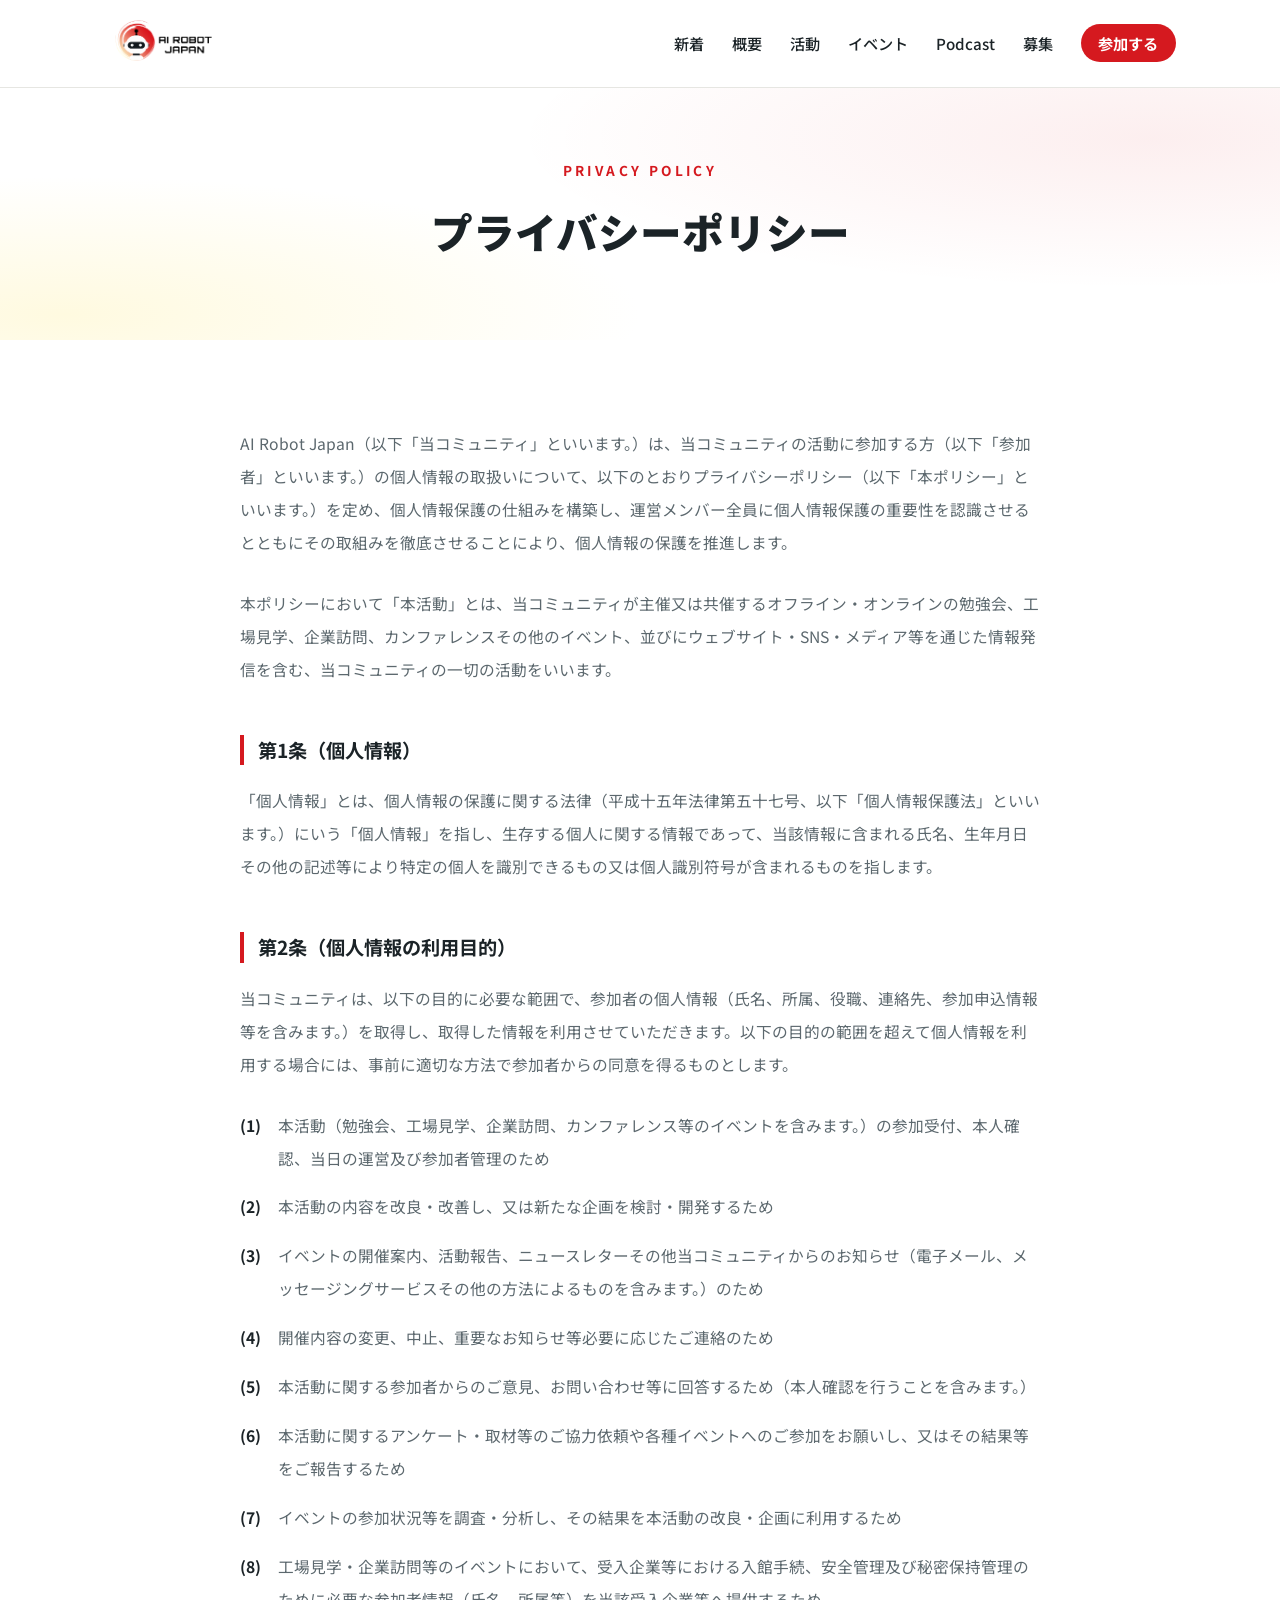
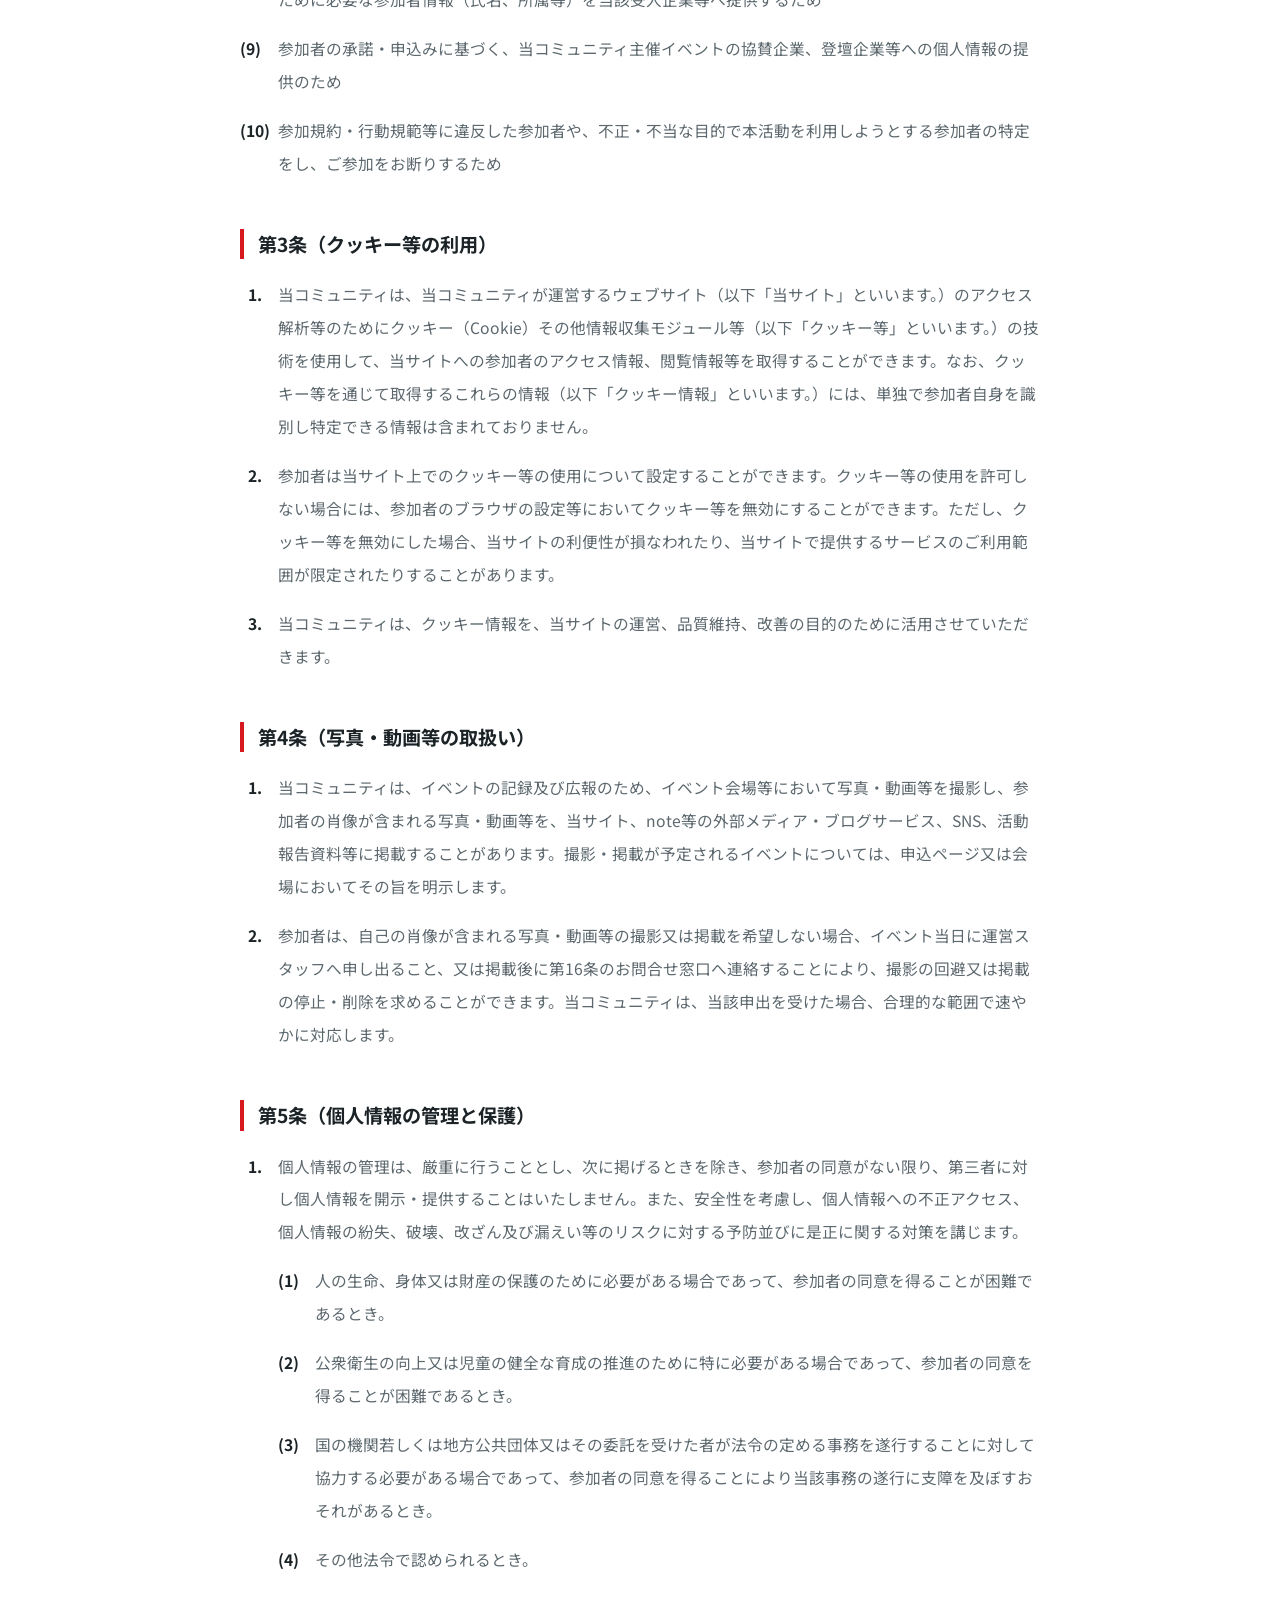
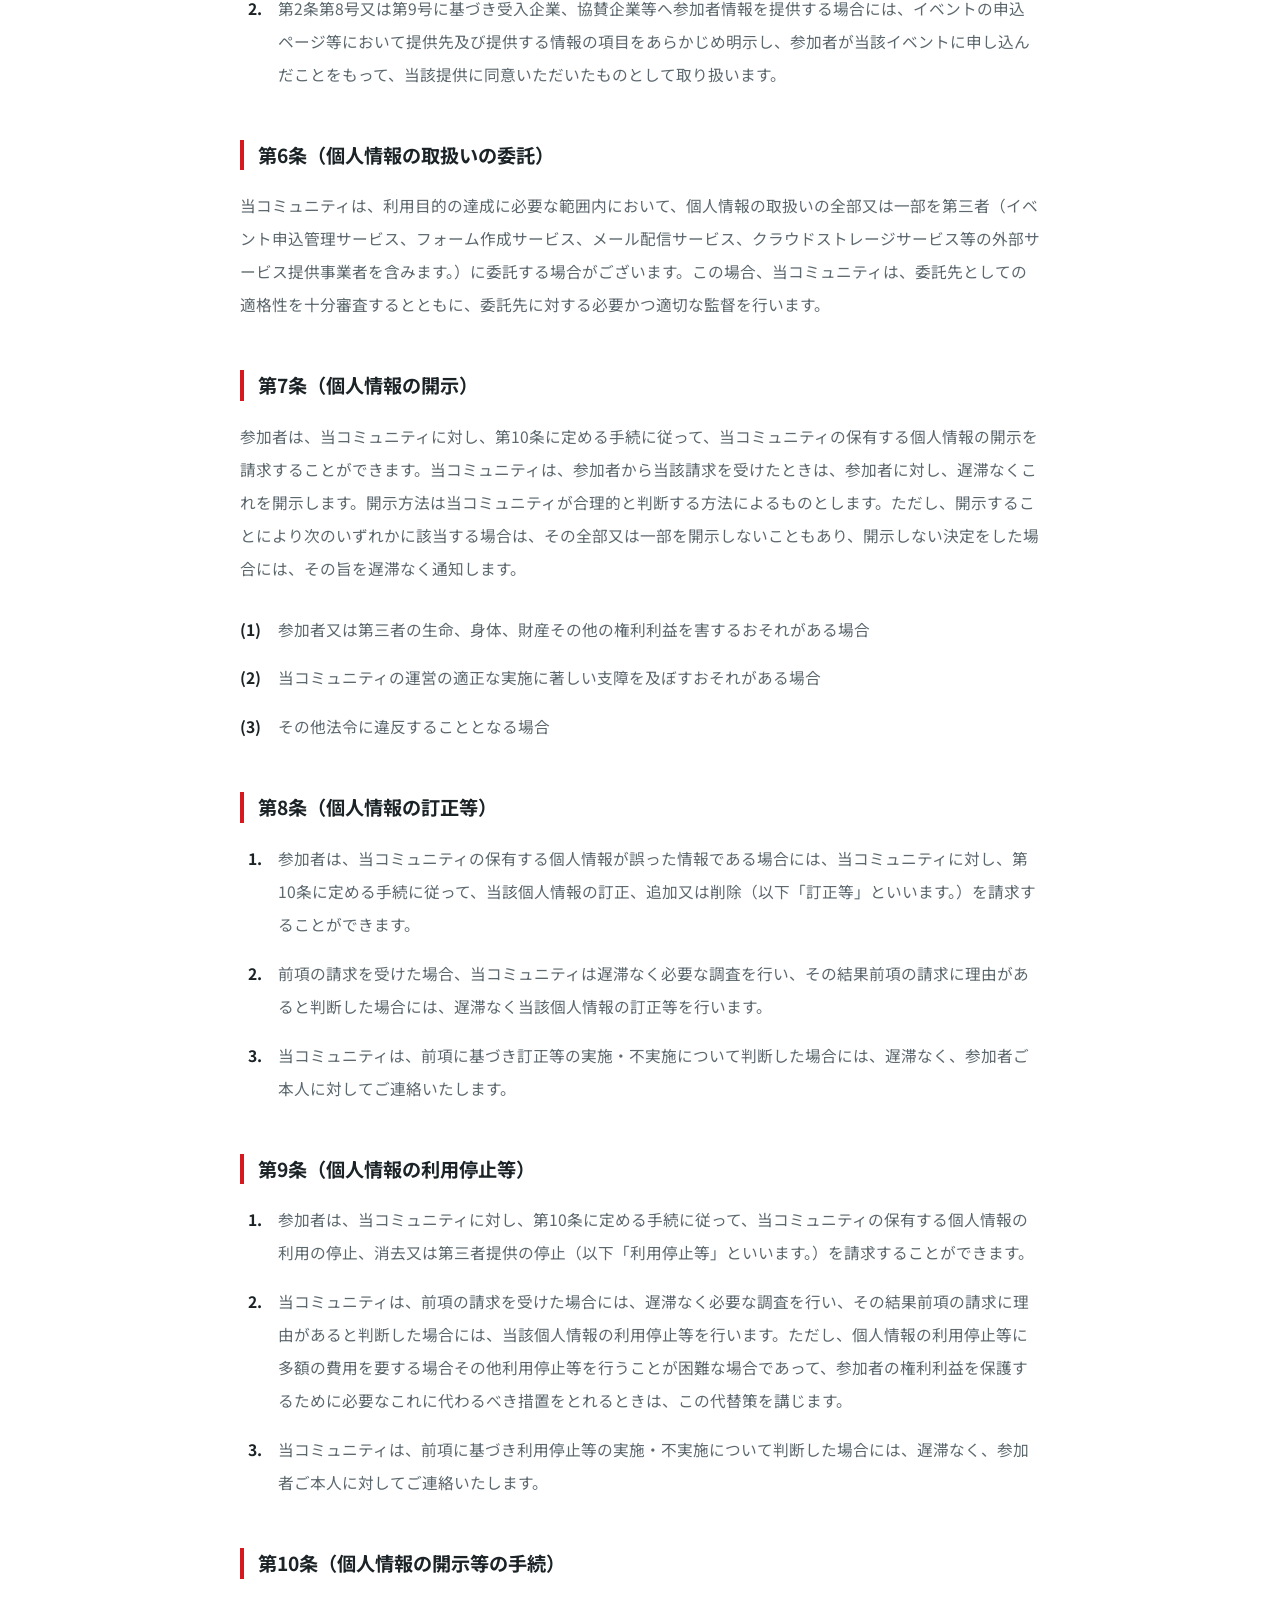
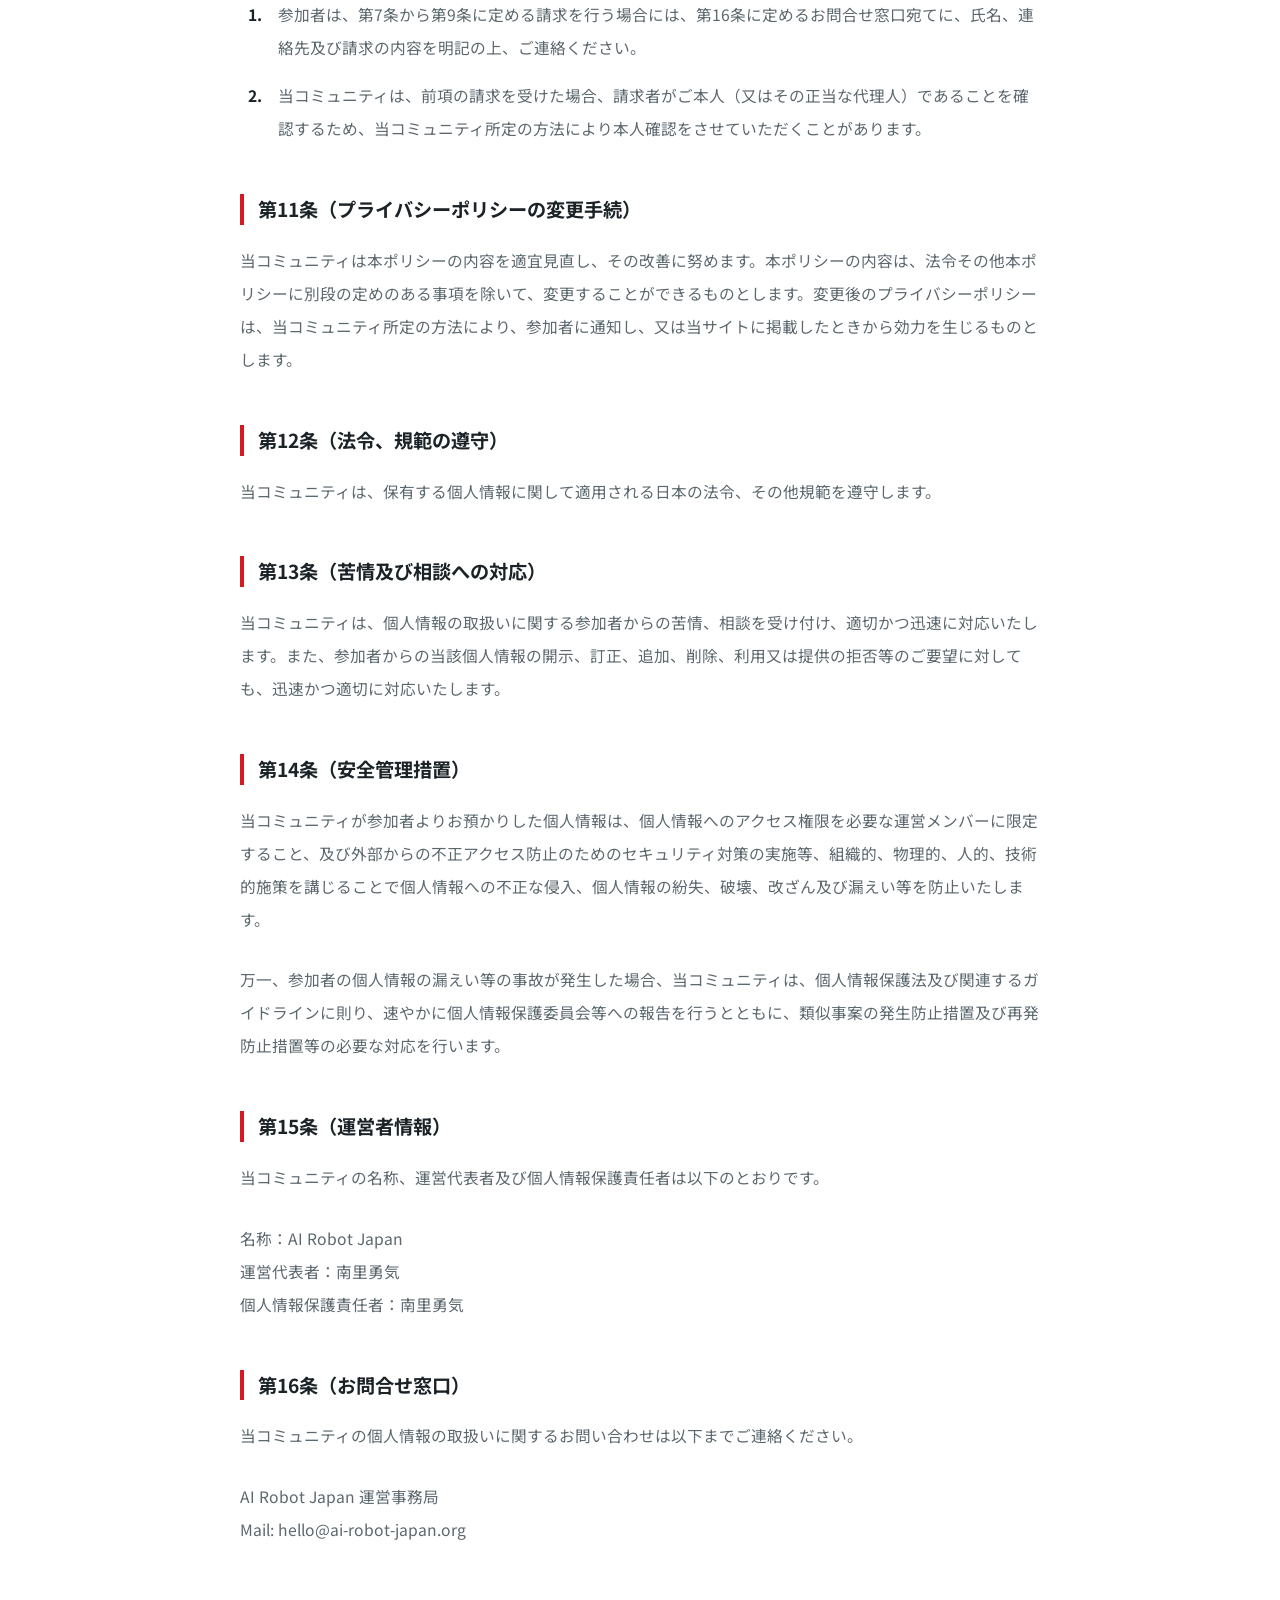
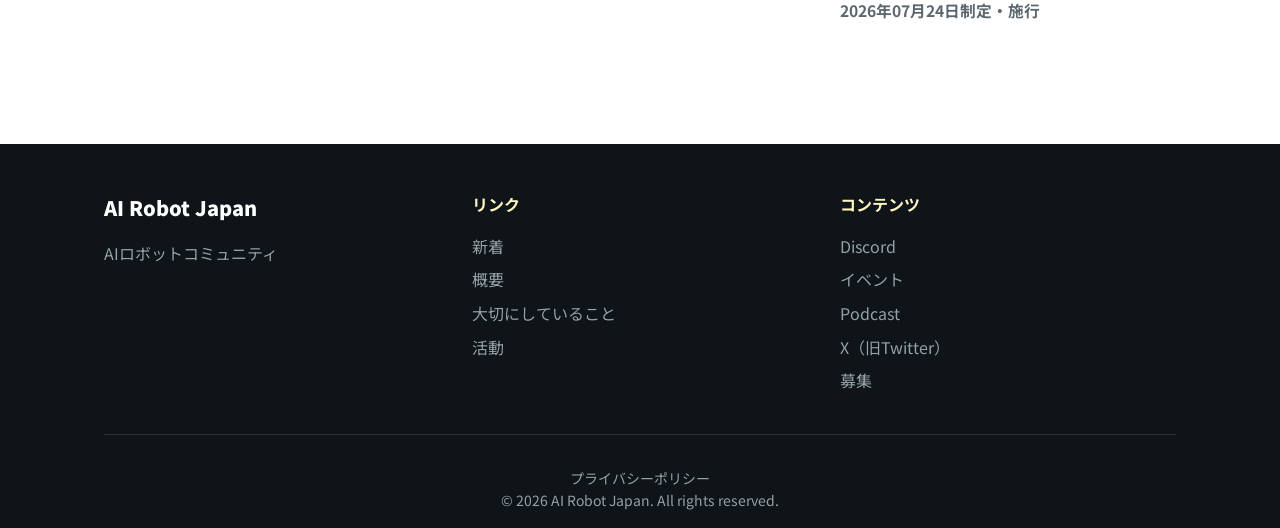
<file: privacy/index.html>
<!DOCTYPE html>
<html lang="ja">
<head>
    <meta charset="UTF-8">
    <meta name="viewport" content="width=device-width, initial-scale=1.0">
    <meta name="description" content="AI Robot Japan のプライバシーポリシー。参加者の個人情報の取扱いについて定めています。">
    <meta property="og:title" content="プライバシーポリシー | AI Robot Japan">
    <meta property="og:description" content="AI Robot Japan のプライバシーポリシー。参加者の個人情報の取扱いについて定めています。">
    <meta property="og:type" content="website">
    <meta property="og:url" content="https://ai-robot-japan.org/privacy/">
    <meta property="og:image" content="https://ai-robot-japan.org/assets/og-image.png">
    <meta name="theme-color" content="#d5191f">
    <title>プライバシーポリシー | AI Robot Japan</title>
    <link rel="icon" type="image/png" href="/assets/favicon.png">
    <link rel="apple-touch-icon" href="/assets/apple-touch-icon.png">
    <link rel="preconnect" href="https://fonts.googleapis.com">
    <link rel="preconnect" href="https://fonts.gstatic.com" crossorigin>
    <link href="https://fonts.googleapis.com/css2?family=Noto+Sans+JP:wght@400;500;700;900&display=swap" rel="stylesheet">
    <link rel="stylesheet" href="/styles.css?v=15">
</head>
<body>
    <!-- ナビゲーション -->
    <nav class="navbar">
        <div class="container">
            <div class="nav-brand">
                <a href="/"><img class="nav-logo" src="/assets/logo-horizontal.png" alt="AI Robot Japan"></a>
            </div>
            <button class="nav-toggle" type="button" aria-label="メニューを開閉" aria-expanded="false" aria-controls="nav-menu">
                <span></span><span></span><span></span>
            </button>
            <ul class="nav-menu" id="nav-menu">
                <li><a href="/#latest">新着</a></li>
                <li><a href="/#about">概要</a></li>
                <li><a href="/#activities">活動</a></li>
                <li><a href="https://ai-robot-japan.connpass.com/" target="_blank" rel="noopener noreferrer">イベント</a></li>
                <li><a href="https://open.spotify.com/show/3eTibJbIqve5Rne4MkS1Ao" target="_blank" rel="noopener noreferrer">Podcast</a></li>
                <li><a href="/recruit/">募集</a></li>
                <li><a href="/#contact" class="nav-cta">参加する</a></li>
            </ul>
        </div>
    </nav>

    <!-- ページヘッダー -->
    <header class="page-hero">
        <div class="container">
            <p class="hero-eyebrow">PRIVACY POLICY</p>
            <h1 class="page-hero-title">プライバシーポリシー</h1>
        </div>
    </header>

    <!-- 本文 -->
    <main class="section legal">
        <div class="container">
            <div class="legal-content">
                <p>
                    AI Robot Japan（以下「当コミュニティ」といいます。）は、当コミュニティの活動に参加する方（以下「参加者」といいます。）の個人情報の取扱いについて、以下のとおりプライバシーポリシー（以下「本ポリシー」といいます。）を定め、個人情報保護の仕組みを構築し、運営メンバー全員に個人情報保護の重要性を認識させるとともにその取組みを徹底させることにより、個人情報の保護を推進します。
                </p>
                <p>
                    本ポリシーにおいて「本活動」とは、当コミュニティが主催又は共催するオフライン・オンラインの勉強会、工場見学、企業訪問、カンファレンスその他のイベント、並びにウェブサイト・SNS・メディア等を通じた情報発信を含む、当コミュニティの一切の活動をいいます。
                </p>

                <h2>第1条（個人情報）</h2>
                <p>
                    「個人情報」とは、個人情報の保護に関する法律（平成十五年法律第五十七号、以下「個人情報保護法」といいます。）にいう「個人情報」を指し、生存する個人に関する情報であって、当該情報に含まれる氏名、生年月日その他の記述等により特定の個人を識別できるもの又は個人識別符号が含まれるものを指します。
                </p>

                <h2>第2条（個人情報の利用目的）</h2>
                <p>
                    当コミュニティは、以下の目的に必要な範囲で、参加者の個人情報（氏名、所属、役職、連絡先、参加申込情報等を含みます。）を取得し、取得した情報を利用させていただきます。以下の目的の範囲を超えて個人情報を利用する場合には、事前に適切な方法で参加者からの同意を得るものとします。
                </p>
                <ol class="paren-list">
                    <li>本活動（勉強会、工場見学、企業訪問、カンファレンス等のイベントを含みます。）の参加受付、本人確認、当日の運営及び参加者管理のため</li>
                    <li>本活動の内容を改良・改善し、又は新たな企画を検討・開発するため</li>
                    <li>イベントの開催案内、活動報告、ニュースレターその他当コミュニティからのお知らせ（電子メール、メッセージングサービスその他の方法によるものを含みます。）のため</li>
                    <li>開催内容の変更、中止、重要なお知らせ等必要に応じたご連絡のため</li>
                    <li>本活動に関する参加者からのご意見、お問い合わせ等に回答するため（本人確認を行うことを含みます。）</li>
                    <li>本活動に関するアンケート・取材等のご協力依頼や各種イベントへのご参加をお願いし、又はその結果等をご報告するため</li>
                    <li>イベントの参加状況等を調査・分析し、その結果を本活動の改良・企画に利用するため</li>
                    <li>工場見学・企業訪問等のイベントにおいて、受入企業等における入館手続、安全管理及び秘密保持管理のために必要な参加者情報（氏名、所属等）を当該受入企業等へ提供するため</li>
                    <li>参加者の承諾・申込みに基づく、当コミュニティ主催イベントの協賛企業、登壇企業等への個人情報の提供のため</li>
                    <li>参加規約・行動規範等に違反した参加者や、不正・不当な目的で本活動を利用しようとする参加者の特定をし、ご参加をお断りするため</li>
                </ol>

                <h2>第3条（クッキー等の利用）</h2>
                <ol class="num-list">
                    <li>当コミュニティは、当コミュニティが運営するウェブサイト（以下「当サイト」といいます。）のアクセス解析等のためにクッキー（Cookie）その他情報収集モジュール等（以下「クッキー等」といいます。）の技術を使用して、当サイトへの参加者のアクセス情報、閲覧情報等を取得することができます。なお、クッキー等を通じて取得するこれらの情報（以下「クッキー情報」といいます。）には、単独で参加者自身を識別し特定できる情報は含まれておりません。</li>
                    <li>参加者は当サイト上でのクッキー等の使用について設定することができます。クッキー等の使用を許可しない場合には、参加者のブラウザの設定等においてクッキー等を無効にすることができます。ただし、クッキー等を無効にした場合、当サイトの利便性が損なわれたり、当サイトで提供するサービスのご利用範囲が限定されたりすることがあります。</li>
                    <li>当コミュニティは、クッキー情報を、当サイトの運営、品質維持、改善の目的のために活用させていただきます。</li>
                </ol>

                <h2>第4条（写真・動画等の取扱い）</h2>
                <ol class="num-list">
                    <li>当コミュニティは、イベントの記録及び広報のため、イベント会場等において写真・動画等を撮影し、参加者の肖像が含まれる写真・動画等を、当サイト、note等の外部メディア・ブログサービス、SNS、活動報告資料等に掲載することがあります。撮影・掲載が予定されるイベントについては、申込ページ又は会場においてその旨を明示します。</li>
                    <li>参加者は、自己の肖像が含まれる写真・動画等の撮影又は掲載を希望しない場合、イベント当日に運営スタッフへ申し出ること、又は掲載後に第16条のお問合せ窓口へ連絡することにより、撮影の回避又は掲載の停止・削除を求めることができます。当コミュニティは、当該申出を受けた場合、合理的な範囲で速やかに対応します。</li>
                </ol>

                <h2>第5条（個人情報の管理と保護）</h2>
                <ol class="num-list">
                    <li>
                        個人情報の管理は、厳重に行うこととし、次に掲げるときを除き、参加者の同意がない限り、第三者に対し個人情報を開示・提供することはいたしません。また、安全性を考慮し、個人情報への不正アクセス、個人情報の紛失、破壊、改ざん及び漏えい等のリスクに対する予防並びに是正に関する対策を講じます。
                        <ol class="paren-list">
                            <li>人の生命、身体又は財産の保護のために必要がある場合であって、参加者の同意を得ることが困難であるとき。</li>
                            <li>公衆衛生の向上又は児童の健全な育成の推進のために特に必要がある場合であって、参加者の同意を得ることが困難であるとき。</li>
                            <li>国の機関若しくは地方公共団体又はその委託を受けた者が法令の定める事務を遂行することに対して協力する必要がある場合であって、参加者の同意を得ることにより当該事務の遂行に支障を及ぼすおそれがあるとき。</li>
                            <li>その他法令で認められるとき。</li>
                        </ol>
                    </li>
                    <li>第2条第8号又は第9号に基づき受入企業、協賛企業等へ参加者情報を提供する場合には、イベントの申込ページ等において提供先及び提供する情報の項目をあらかじめ明示し、参加者が当該イベントに申し込んだことをもって、当該提供に同意いただいたものとして取り扱います。</li>
                </ol>

                <h2>第6条（個人情報の取扱いの委託）</h2>
                <p>
                    当コミュニティは、利用目的の達成に必要な範囲内において、個人情報の取扱いの全部又は一部を第三者（イベント申込管理サービス、フォーム作成サービス、メール配信サービス、クラウドストレージサービス等の外部サービス提供事業者を含みます。）に委託する場合がございます。この場合、当コミュニティは、委託先としての適格性を十分審査するとともに、委託先に対する必要かつ適切な監督を行います。
                </p>

                <h2>第7条（個人情報の開示）</h2>
                <p>
                    参加者は、当コミュニティに対し、第10条に定める手続に従って、当コミュニティの保有する個人情報の開示を請求することができます。当コミュニティは、参加者から当該請求を受けたときは、参加者に対し、遅滞なくこれを開示します。開示方法は当コミュニティが合理的と判断する方法によるものとします。ただし、開示することにより次のいずれかに該当する場合は、その全部又は一部を開示しないこともあり、開示しない決定をした場合には、その旨を遅滞なく通知します。
                </p>
                <ol class="paren-list">
                    <li>参加者又は第三者の生命、身体、財産その他の権利利益を害するおそれがある場合</li>
                    <li>当コミュニティの運営の適正な実施に著しい支障を及ぼすおそれがある場合</li>
                    <li>その他法令に違反することとなる場合</li>
                </ol>

                <h2>第8条（個人情報の訂正等）</h2>
                <ol class="num-list">
                    <li>参加者は、当コミュニティの保有する個人情報が誤った情報である場合には、当コミュニティに対し、第10条に定める手続に従って、当該個人情報の訂正、追加又は削除（以下「訂正等」といいます。）を請求することができます。</li>
                    <li>前項の請求を受けた場合、当コミュニティは遅滞なく必要な調査を行い、その結果前項の請求に理由があると判断した場合には、遅滞なく当該個人情報の訂正等を行います。</li>
                    <li>当コミュニティは、前項に基づき訂正等の実施・不実施について判断した場合には、遅滞なく、参加者ご本人に対してご連絡いたします。</li>
                </ol>

                <h2>第9条（個人情報の利用停止等）</h2>
                <ol class="num-list">
                    <li>参加者は、当コミュニティに対し、第10条に定める手続に従って、当コミュニティの保有する個人情報の利用の停止、消去又は第三者提供の停止（以下「利用停止等」といいます。）を請求することができます。</li>
                    <li>当コミュニティは、前項の請求を受けた場合には、遅滞なく必要な調査を行い、その結果前項の請求に理由があると判断した場合には、当該個人情報の利用停止等を行います。ただし、個人情報の利用停止等に多額の費用を要する場合その他利用停止等を行うことが困難な場合であって、参加者の権利利益を保護するために必要なこれに代わるべき措置をとれるときは、この代替策を講じます。</li>
                    <li>当コミュニティは、前項に基づき利用停止等の実施・不実施について判断した場合には、遅滞なく、参加者ご本人に対してご連絡いたします。</li>
                </ol>

                <h2>第10条（個人情報の開示等の手続）</h2>
                <ol class="num-list">
                    <li>参加者は、第7条から第9条に定める請求を行う場合には、第16条に定めるお問合せ窓口宛てに、氏名、連絡先及び請求の内容を明記の上、ご連絡ください。</li>
                    <li>当コミュニティは、前項の請求を受けた場合、請求者がご本人（又はその正当な代理人）であることを確認するため、当コミュニティ所定の方法により本人確認をさせていただくことがあります。</li>
                </ol>

                <h2>第11条（プライバシーポリシーの変更手続）</h2>
                <p>
                    当コミュニティは本ポリシーの内容を適宜見直し、その改善に努めます。本ポリシーの内容は、法令その他本ポリシーに別段の定めのある事項を除いて、変更することができるものとします。変更後のプライバシーポリシーは、当コミュニティ所定の方法により、参加者に通知し、又は当サイトに掲載したときから効力を生じるものとします。
                </p>

                <h2>第12条（法令、規範の遵守）</h2>
                <p>
                    当コミュニティは、保有する個人情報に関して適用される日本の法令、その他規範を遵守します。
                </p>

                <h2>第13条（苦情及び相談への対応）</h2>
                <p>
                    当コミュニティは、個人情報の取扱いに関する参加者からの苦情、相談を受け付け、適切かつ迅速に対応いたします。また、参加者からの当該個人情報の開示、訂正、追加、削除、利用又は提供の拒否等のご要望に対しても、迅速かつ適切に対応いたします。
                </p>

                <h2>第14条（安全管理措置）</h2>
                <p>
                    当コミュニティが参加者よりお預かりした個人情報は、個人情報へのアクセス権限を必要な運営メンバーに限定すること、及び外部からの不正アクセス防止のためのセキュリティ対策の実施等、組織的、物理的、人的、技術的施策を講じることで個人情報への不正な侵入、個人情報の紛失、破壊、改ざん及び漏えい等を防止いたします。
                </p>
                <p>
                    万一、参加者の個人情報の漏えい等の事故が発生した場合、当コミュニティは、個人情報保護法及び関連するガイドラインに則り、速やかに個人情報保護委員会等への報告を行うとともに、類似事案の発生防止措置及び再発防止措置等の必要な対応を行います。
                </p>

                <h2>第15条（運営者情報）</h2>
                <p>当コミュニティの名称、運営代表者及び個人情報保護責任者は以下のとおりです。</p>
                <p>
                    名称：AI Robot Japan<br>
                    運営代表者：南里勇気<br>
                    個人情報保護責任者：南里勇気
                </p>

                <h2>第16条（お問合せ窓口）</h2>
                <p>当コミュニティの個人情報の取扱いに関するお問い合わせは以下までご連絡ください。</p>
                <p>
                    AI Robot Japan 運営事務局<br>
                    Mail: hello@ai-robot-japan.org
                </p>

                <p class="legal-date">2026年07月24日制定・施行</p>
            </div>
        </div>
    </main>

    <!-- フッター -->
    <footer class="footer">
        <div class="container">
            <div class="footer-content">
                <div class="footer-section">
                    <h3>AI Robot Japan</h3>
                    <p>AIロボットコミュニティ</p>
                </div>
                <div class="footer-section">
                    <h4>リンク</h4>
                    <ul>
                        <li><a href="/#latest">新着</a></li>
                        <li><a href="/#about">概要</a></li>
                        <li><a href="/#atmosphere">大切にしていること</a></li>
                        <li><a href="/#activities">活動</a></li>
                    </ul>
                </div>
                <div class="footer-section">
                    <h4>コンテンツ</h4>
                    <ul>
                        <li><a href="https://discord.gg/nQVE6efhj" target="_blank" rel="noopener noreferrer">Discord</a></li>
                        <li><a href="https://ai-robot-japan.connpass.com/" target="_blank" rel="noopener noreferrer">イベント</a></li>
                        <li><a href="https://open.spotify.com/show/3eTibJbIqve5Rne4MkS1Ao" target="_blank" rel="noopener noreferrer">Podcast</a></li>
                        <li><a href="https://x.com/AIRobotJapan" target="_blank" rel="noopener noreferrer">X（旧Twitter）</a></li>
                        <li><a href="/recruit/">募集</a></li>
                    </ul>
                </div>
            </div>
            <div class="footer-bottom">
                <p><a href="/privacy/">プライバシーポリシー</a></p>
                <p>&copy; 2026 AI Robot Japan. All rights reserved.</p>
            </div>
        </div>
    </footer>

    <script>
        (function () {
            var toggle = document.querySelector('.nav-toggle');
            var navbar = document.querySelector('.navbar');
            if (!toggle || !navbar) return;
            toggle.addEventListener('click', function () {
                var open = navbar.classList.toggle('nav-open');
                toggle.setAttribute('aria-expanded', open ? 'true' : 'false');
            });
            navbar.querySelectorAll('.nav-menu a').forEach(function (a) {
                a.addEventListener('click', function () {
                    navbar.classList.remove('nav-open');
                    toggle.setAttribute('aria-expanded', 'false');
                });
            });
        })();
    </script>
</body>
</html>
</file>
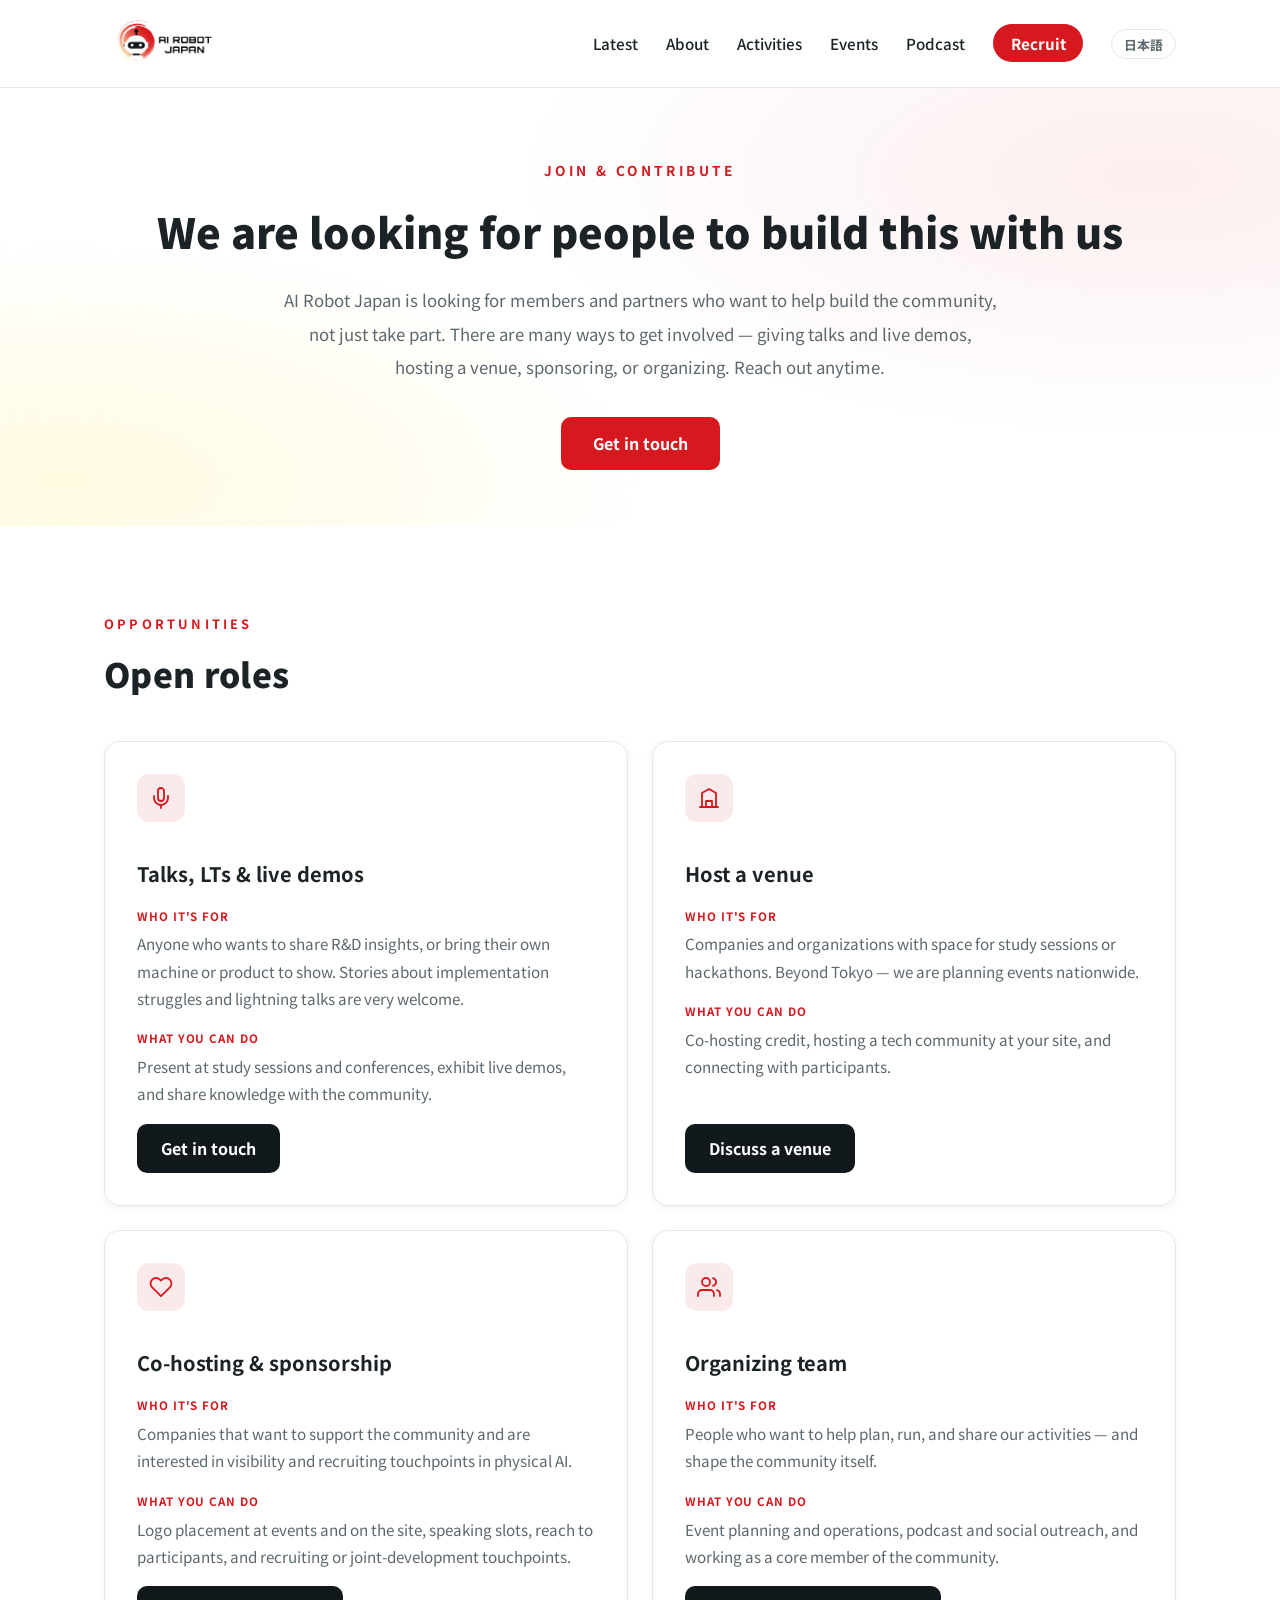
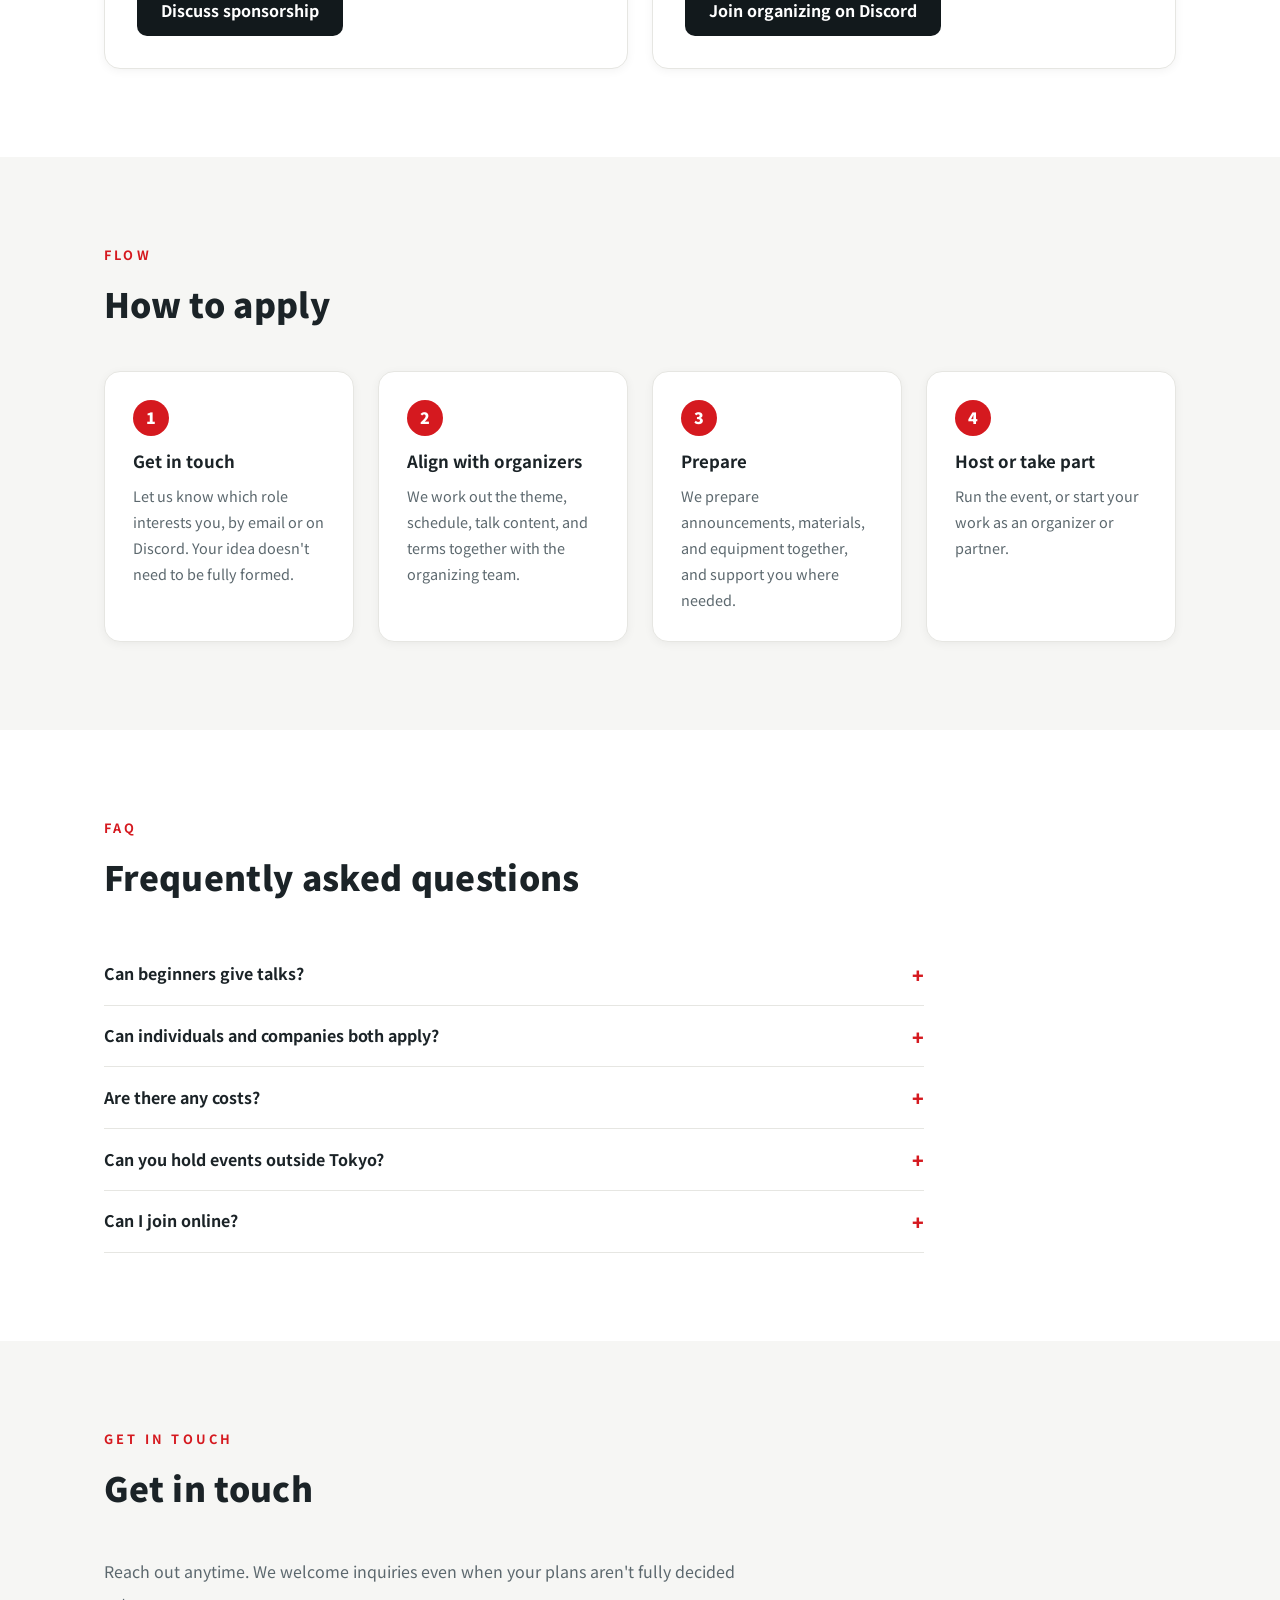
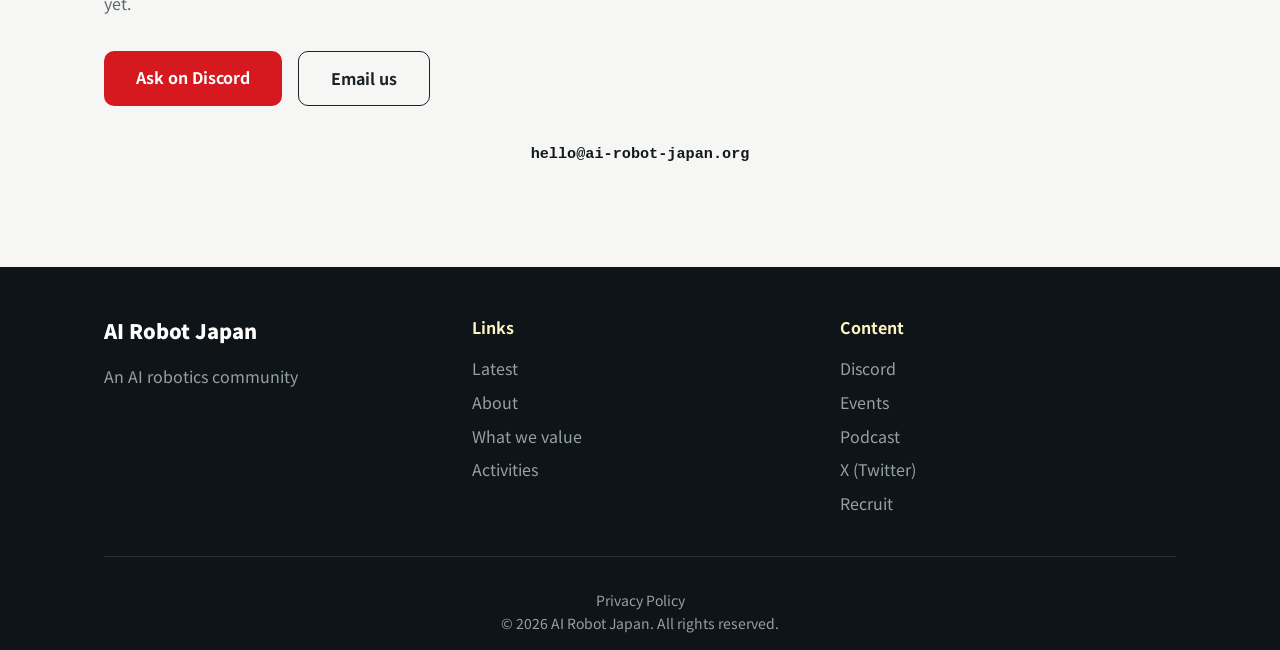
<file: recruit/index.html>
<!DOCTYPE html>
<html lang="ja">
<head>
    <meta charset="UTF-8">
    <script>
        (function () {
            try {
                var p = location.pathname, onEn = /^\/en(\/|$)/.test(p);
                var s = localStorage.getItem('arj-lang');
                var wantEn = s ? s === 'en' : (navigator.language || '').toLowerCase().indexOf('ja') !== 0;
                if (wantEn && !onEn) {
                    location.replace((p === '/' || p === '' ? '/en/' : '/en' + p) + location.search + location.hash);
                } else if (!wantEn && onEn) {
                    var t = p.replace(/^\/en/, ''); if (t === '' || t === '/') t = '/';
                    location.replace(t + location.search + location.hash);
                }
            } catch (e) {}
        })();
    </script>
    <meta name="viewport" content="width=device-width, initial-scale=1.0">
    <meta name="description" content="AI Robot Japan の募集ページ。登壇・実機デモ、会場提供、共催・協賛、運営スタッフを募集しています。">
    <meta property="og:title" content="募集 | AI Robot Japan">
    <meta property="og:description" content="AI Robot Japan を一緒につくる仲間・パートナーを募集しています。登壇・実機デモ、会場提供、共催・協賛、運営スタッフ。">
    <meta property="og:type" content="website">
    <meta property="og:url" content="https://ai-robot-japan.org/recruit/">
    <meta property="og:image" content="https://ai-robot-japan.org/assets/og-image.png">
    <meta name="twitter:card" content="summary_large_image">
    <meta name="theme-color" content="#d5191f">
    <link rel="alternate" hreflang="ja" href="https://ai-robot-japan.org/recruit/">
    <link rel="alternate" hreflang="en" href="https://ai-robot-japan.org/en/recruit/">
    <link rel="alternate" hreflang="x-default" href="https://ai-robot-japan.org/recruit/">
    <title>募集 | AI Robot Japan</title>
    <link rel="icon" type="image/png" href="/assets/favicon.png">
    <link rel="apple-touch-icon" href="/assets/apple-touch-icon.png">
    <link rel="preconnect" href="https://fonts.googleapis.com">
    <link rel="preconnect" href="https://fonts.gstatic.com" crossorigin>
    <link href="https://fonts.googleapis.com/css2?family=Noto+Sans+JP:wght@400;500;700;900&display=swap" rel="stylesheet">
    <link rel="stylesheet" href="/styles.css?v=15">
</head>
<body>
    <!-- ナビゲーション -->
    <nav class="navbar">
        <div class="container">
            <div class="nav-brand">
                <a href="/"><img class="nav-logo" src="/assets/logo-horizontal.png" alt="AI Robot Japan"></a>
            </div>
            <button class="nav-toggle" type="button" aria-label="メニューを開閉" aria-expanded="false" aria-controls="nav-menu">
                <span></span><span></span><span></span>
            </button>
            <ul class="nav-menu" id="nav-menu">
                <li><a href="/#latest">新着</a></li>
                <li><a href="/#about">概要</a></li>
                <li><a href="/#activities">活動</a></li>
                <li><a href="https://ai-robot-japan.connpass.com/" target="_blank" rel="noopener noreferrer">イベント</a></li>
                <li><a href="https://open.spotify.com/show/3eTibJbIqve5Rne4MkS1Ao" target="_blank" rel="noopener noreferrer">Podcast</a></li>
                <li><a href="/recruit/" class="nav-cta">募集</a></li>
                <li><a href="/en/recruit/" class="nav-lang" onclick="localStorage.setItem('arj-lang','en')">EN</a></li>
            </ul>
        </div>
    </nav>

    <!-- ページヘッダー -->
    <header class="page-hero">
        <div class="container">
            <p class="hero-eyebrow">JOIN &amp; CONTRIBUTE</p>
            <h1 class="page-hero-title">一緒に、場をつくる<br class="sp-only">仲間を募集しています</h1>
            <p class="page-hero-lead">AI Robot Japan は、参加するだけでなく「つくる側」で関わってくれる仲間・パートナーを募集しています。登壇や実機デモ、会場の提供、協賛、運営——関わり方はさまざまです。まずはお気軽にご相談ください。</p>
            <a href="#apply" class="btn btn-primary">相談・応募する</a>
        </div>
    </header>

    <!-- 募集カテゴリ -->
    <section class="section recruit">
        <div class="container">
            <p class="section-eyebrow">OPPORTUNITIES</p>
            <h2 class="section-title">募集している役割</h2>
            <div class="recruit-grid">
                <article class="recruit-card">
                    <span class="activity-icon" aria-hidden="true">
                        <svg viewBox="0 0 24 24" fill="none" stroke="currentColor" stroke-width="1.8" stroke-linecap="round" stroke-linejoin="round"><path d="M12 2a3 3 0 0 0-3 3v7a3 3 0 0 0 6 0V5a3 3 0 0 0-3-3z"/><path d="M19 10v2a7 7 0 0 1-14 0v-2"/><line x1="12" y1="19" x2="12" y2="22"/></svg>
                    </span>
                    <h3>登壇・LT・実機デモ</h3>
                    <p class="recruit-for"><span>こんな方へ</span>研究・開発の知見を共有したい方、自作機や製品を持ち込んで見せたい方。実装でつまずいた話やLTも大歓迎です。</p>
                    <p class="recruit-get"><span>できること</span>勉強会・カンファレンスでの発表、実機デモの展示、コミュニティへの技術共有。</p>
                    <a href="mailto:hello@ai-robot-japan.org?subject=%E3%80%90%E7%99%BB%E5%A3%87%E3%83%BB%E5%AE%9F%E6%A9%9F%E3%83%87%E3%83%A2%E5%BF%9C%E5%8B%9F%E3%80%91" class="btn btn-content">この枠で相談する</a>
                </article>
                <article class="recruit-card">
                    <span class="activity-icon" aria-hidden="true">
                        <svg viewBox="0 0 24 24" fill="none" stroke="currentColor" stroke-width="1.8" stroke-linecap="round" stroke-linejoin="round"><path d="M3 21h18"/><path d="M5 21V7l7-4 7 4v14"/><path d="M9 21v-6h6v6"/></svg>
                    </span>
                    <h3>会場提供</h3>
                    <p class="recruit-for"><span>こんな方へ</span>勉強会・ハッカソンに使えるスペースをお持ちの企業・団体。東京に限らず、全国での開催を検討しています。</p>
                    <p class="recruit-get"><span>できること</span>共催としての告知掲載、自社拠点での技術コミュニティ開催、参加者との接点づくり。</p>
                    <a href="mailto:hello@ai-robot-japan.org?subject=%E3%80%90%E4%BC%9A%E5%A0%B4%E6%8F%90%E4%BE%9B%E3%81%AE%E3%81%94%E7%9B%B8%E8%AB%87%E3%80%91" class="btn btn-content">会場について相談する</a>
                </article>
                <article class="recruit-card">
                    <span class="activity-icon" aria-hidden="true">
                        <svg viewBox="0 0 24 24" fill="none" stroke="currentColor" stroke-width="1.8" stroke-linecap="round" stroke-linejoin="round"><path d="M20.84 4.61a5.5 5.5 0 0 0-7.78 0L12 5.67l-1.06-1.06a5.5 5.5 0 0 0-7.78 7.78L12 21.23l8.84-8.84a5.5 5.5 0 0 0 0-7.78z"/></svg>
                    </span>
                    <h3>共催・協賛（スポンサー）</h3>
                    <p class="recruit-for"><span>こんな方へ</span>コミュニティの活動を支援したい企業。フィジカルAI領域での認知・採用接点づくりに関心のある方。</p>
                    <p class="recruit-get"><span>できること</span>イベント・サイトでのロゴ掲出、登壇枠、参加者へのリーチ、採用・共同開発の接点。</p>
                    <a href="mailto:hello@ai-robot-japan.org?subject=%E3%80%90%E5%85%B1%E5%82%AC%E3%83%BB%E5%8D%94%E8%B3%9B%E3%81%AE%E3%81%94%E7%9B%B8%E8%AB%87%E3%80%91" class="btn btn-content">スポンサーとして相談する</a>
                </article>
                <article class="recruit-card">
                    <span class="activity-icon" aria-hidden="true">
                        <svg viewBox="0 0 24 24" fill="none" stroke="currentColor" stroke-width="1.8" stroke-linecap="round" stroke-linejoin="round"><path d="M17 21v-2a4 4 0 0 0-4-4H5a4 4 0 0 0-4 4v2"/><circle cx="9" cy="7" r="4"/><path d="M23 21v-2a4 4 0 0 0-3-3.87"/><path d="M16 3.13a4 4 0 0 1 0 7.75"/></svg>
                    </span>
                    <h3>運営スタッフ</h3>
                    <p class="recruit-for"><span>こんな方へ</span>企画・運営・情報発信を一緒に担ってくれる方。コミュニティづくりそのものに関わりたい方。</p>
                    <p class="recruit-get"><span>できること</span>イベント企画・当日運営、Podcast・SNSでの発信、コミュニティ運営の中核メンバーとしての活動。</p>
                    <a href="https://discord.gg/nQVE6efhj" target="_blank" rel="noopener noreferrer" class="btn btn-content">Discordで運営に参加</a>
                </article>
            </div>
        </div>
    </section>

    <!-- 応募の流れ -->
    <section class="section recruit-flow">
        <div class="container">
            <p class="section-eyebrow">FLOW</p>
            <h2 class="section-title">応募の流れ</h2>
            <ol class="flow-steps">
                <li>
                    <span class="flow-num">1</span>
                    <h3>相談・応募</h3>
                    <p>メールまたはDiscordから、関心のある役割をお知らせください。内容が固まっていなくても構いません。</p>
                </li>
                <li>
                    <span class="flow-num">2</span>
                    <h3>運営と調整</h3>
                    <p>運営メンバーと、テーマ・日程・登壇内容・条件などをすり合わせます。</p>
                </li>
                <li>
                    <span class="flow-num">3</span>
                    <h3>準備</h3>
                    <p>告知・資料・機材などの準備を一緒に進めます。必要に応じてサポートします。</p>
                </li>
                <li>
                    <span class="flow-num">4</span>
                    <h3>開催・参画</h3>
                    <p>イベント開催、または運営・パートナーとしての活動をスタートします。</p>
                </li>
            </ol>
        </div>
    </section>

    <!-- FAQ -->
    <section class="section recruit-faq">
        <div class="container">
            <p class="section-eyebrow">FAQ</p>
            <h2 class="section-title">よくある質問</h2>
            <div class="faq-list">
                <details>
                    <summary>初心者でも登壇できますか？</summary>
                    <p>はい。第一線の研究だけでなく、実装でつまずいた話や試してみた記録、短いLTも歓迎しています。「つくって動かす」過程の共有こそ大切にしています。</p>
                </details>
                <details>
                    <summary>個人でも法人でも応募できますか？</summary>
                    <p>どちらも歓迎です。個人の登壇・参加から、企業としての会場提供・協賛まで、関わり方に応じてご相談ください。</p>
                </details>
                <details>
                    <summary>費用はかかりますか？</summary>
                    <p>登壇・参加・運営への参画は無料です。共催・協賛については、内容に応じて別途ご相談させてください。</p>
                </details>
                <details>
                    <summary>東京以外でも開催できますか？</summary>
                    <p>はい。会場を提供いただける場合、大阪・京都・名古屋をはじめ全国での開催を検討しています。地域での開催相談も歓迎です。</p>
                </details>
                <details>
                    <summary>オンラインでも参加できますか？</summary>
                    <p>実機・デモを重視するため対面が中心ですが、一部はオンライン／ハイブリッドでの実施も検討します。ご相談ください。</p>
                </details>
            </div>
        </div>
    </section>

    <!-- 応募・問い合わせ -->
    <section id="apply" class="section recruit-cta">
        <div class="container">
            <p class="section-eyebrow">GET IN TOUCH</p>
            <h2 class="section-title">相談・応募する</h2>
            <p class="recruit-cta-lead">まずはお気軽にご連絡ください。内容が決まっていない段階のご相談も歓迎します。</p>
            <!-- TODO: Googleフォームを用意したら、ここに <a href="フォームURL" class="btn btn-primary">応募フォームを開く</a> を追加し、必要に応じて下のメール/Discordと差し替え -->
            <div class="recruit-cta-actions">
                <a href="https://discord.gg/nQVE6efhj" target="_blank" rel="noopener noreferrer" class="btn btn-primary">Discordで相談する</a>
                <a href="mailto:hello@ai-robot-japan.org?subject=%E3%80%90%E5%8B%9F%E9%9B%86%E3%81%B8%E3%81%AE%E3%81%8A%E5%95%8F%E3%81%84%E5%90%88%E3%82%8F%E3%81%9B%E3%80%91" class="btn btn-ghost">メールで相談する</a>
            </div>
            <p class="contact-email">hello@ai-robot-japan.org</p>
        </div>
    </section>

    <!-- フッター -->
    <footer class="footer">
        <div class="container">
            <div class="footer-content">
                <div class="footer-section">
                    <h3>AI Robot Japan</h3>
                    <p>AIロボットコミュニティ</p>
                </div>
                <div class="footer-section">
                    <h4>リンク</h4>
                    <ul>
                        <li><a href="/#latest">新着</a></li>
                        <li><a href="/#about">概要</a></li>
                        <li><a href="/#atmosphere">大切にしていること</a></li>
                        <li><a href="/#activities">活動</a></li>
                    </ul>
                </div>
                <div class="footer-section">
                    <h4>コンテンツ</h4>
                    <ul>
                        <li><a href="https://discord.gg/nQVE6efhj" target="_blank" rel="noopener noreferrer">Discord</a></li>
                        <li><a href="https://ai-robot-japan.connpass.com/" target="_blank" rel="noopener noreferrer">イベント</a></li>
                        <li><a href="https://open.spotify.com/show/3eTibJbIqve5Rne4MkS1Ao" target="_blank" rel="noopener noreferrer">Podcast</a></li>
                        <li><a href="https://x.com/AIRobotJapan" target="_blank" rel="noopener noreferrer">X（旧Twitter）</a></li>
                        <li><a href="/recruit/">募集</a></li>
                    </ul>
                </div>
            </div>
            <div class="footer-bottom">
                <p><a href="/privacy/">プライバシーポリシー</a></p>
                <p>&copy; 2026 AI Robot Japan. All rights reserved.</p>
            </div>
        </div>
    </footer>
    <script>
        (function () {
            var toggle = document.querySelector('.nav-toggle');
            var navbar = document.querySelector('.navbar');
            if (!toggle || !navbar) return;
            toggle.addEventListener('click', function () {
                var open = navbar.classList.toggle('nav-open');
                toggle.setAttribute('aria-expanded', open ? 'true' : 'false');
            });
            navbar.querySelectorAll('.nav-menu a').forEach(function (a) {
                a.addEventListener('click', function () {
                    navbar.classList.remove('nav-open');
                    toggle.setAttribute('aria-expanded', 'false');
                });
            });
        })();
    </script>
</body>
</html>
</file>
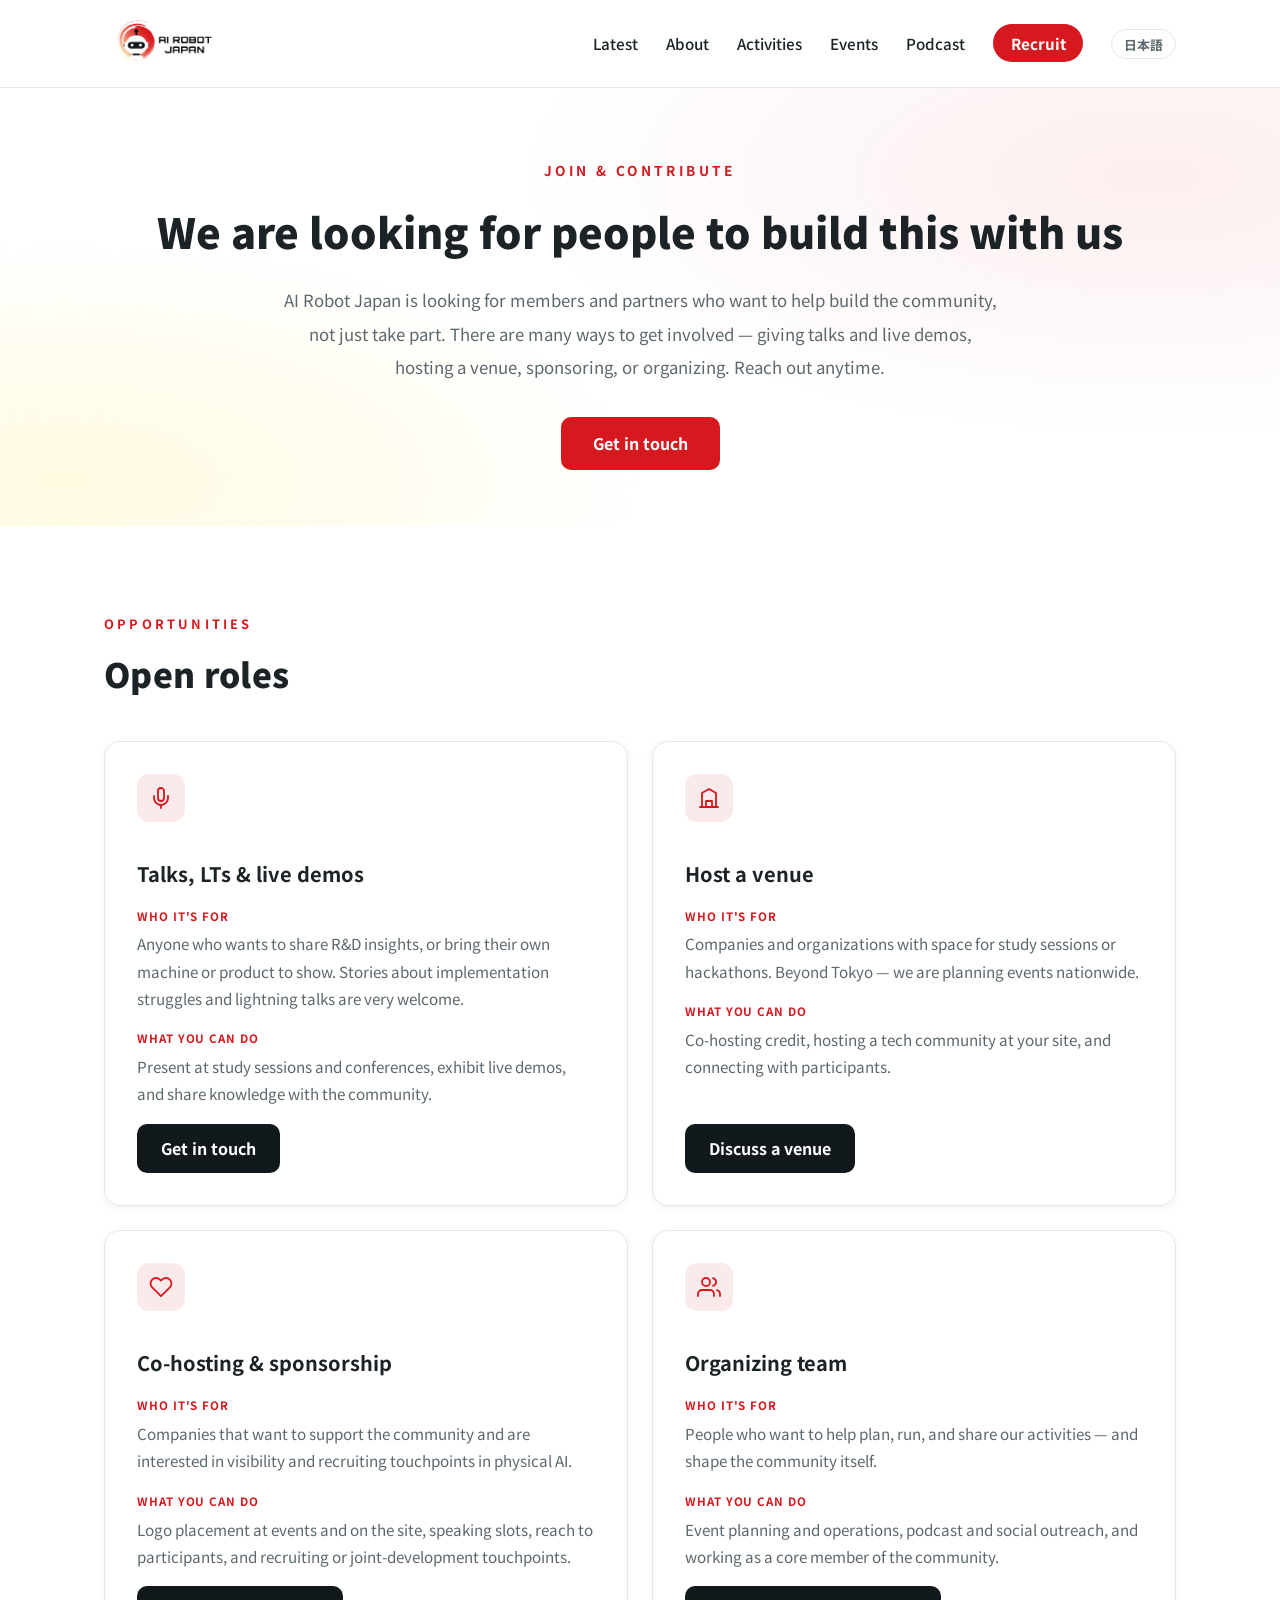
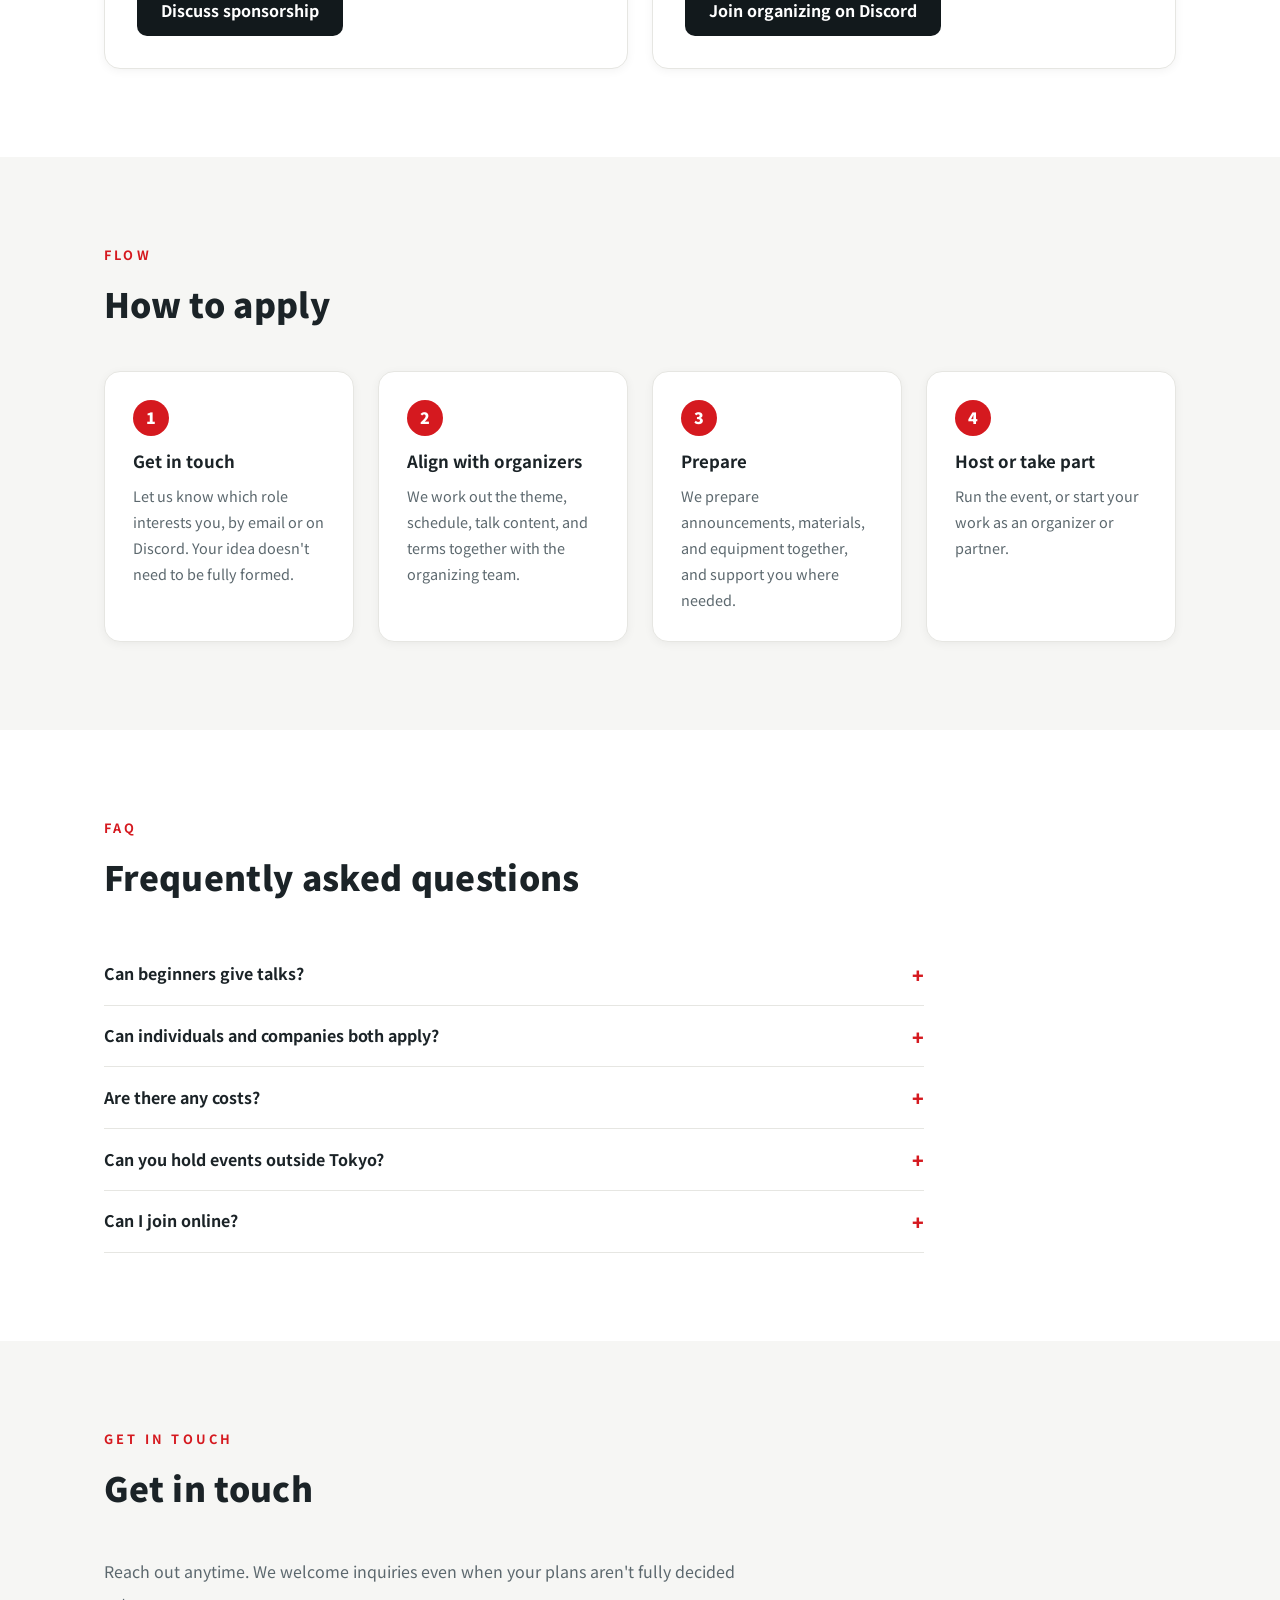
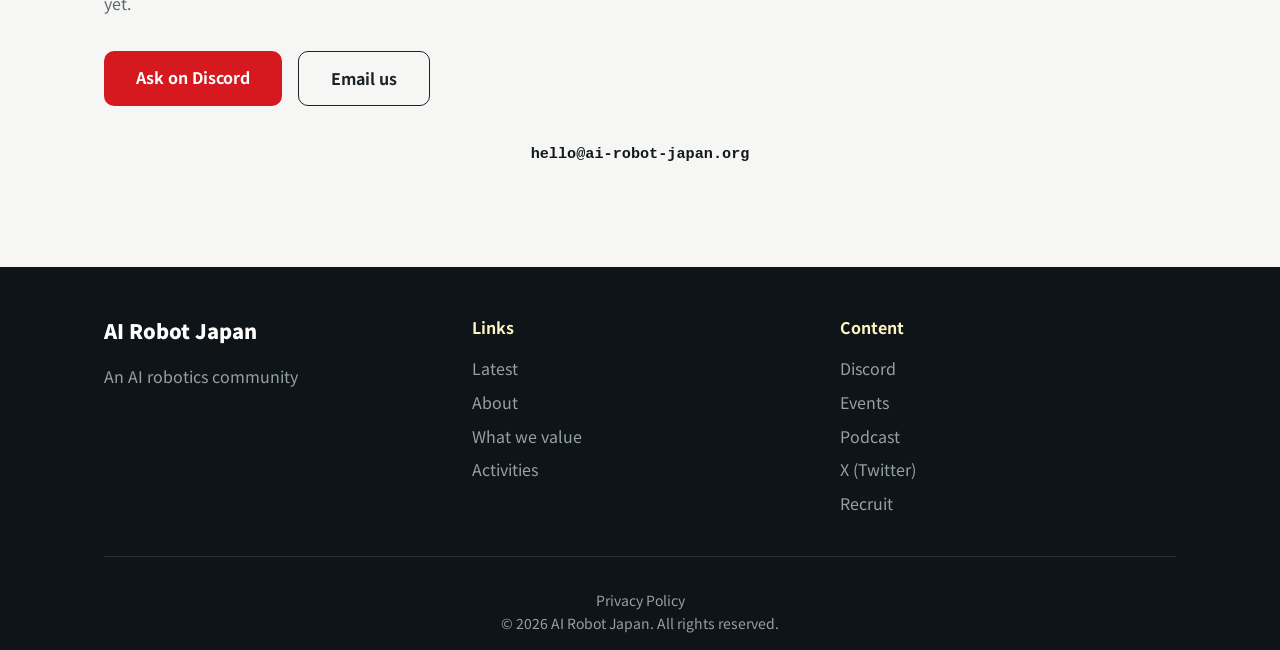
<file: en/recruit/index.html>
<!DOCTYPE html>
<html lang="en">
<head>
    <meta charset="UTF-8">
    <script>
        (function () {
            try {
                var p = location.pathname, onEn = /^\/en(\/|$)/.test(p);
                var s = localStorage.getItem('arj-lang');
                var wantEn = s ? s === 'en' : (navigator.language || '').toLowerCase().indexOf('ja') !== 0;
                if (wantEn && !onEn) {
                    location.replace((p === '/' || p === '' ? '/en/' : '/en' + p) + location.search + location.hash);
                } else if (!wantEn && onEn) {
                    var t = p.replace(/^\/en/, ''); if (t === '' || t === '/') t = '/';
                    location.replace(t + location.search + location.hash);
                }
            } catch (e) {}
        })();
    </script>
    <meta name="viewport" content="width=device-width, initial-scale=1.0">
    <meta name="description" content="Get involved with AI Robot Japan — talks and live demos, hosting a venue, co-hosting & sponsorship, and joining the organizing team.">
    <meta property="og:title" content="Recruit | AI Robot Japan">
    <meta property="og:description" content="We are looking for members and partners to build AI Robot Japan with us: talks and live demos, venues, co-hosting & sponsorship, and organizers.">
    <meta property="og:type" content="website">
    <meta property="og:url" content="https://ai-robot-japan.org/en/recruit/">
    <meta property="og:image" content="https://ai-robot-japan.org/assets/og-image.png">
    <meta name="twitter:card" content="summary_large_image">
    <meta name="theme-color" content="#d5191f">
    <link rel="alternate" hreflang="ja" href="https://ai-robot-japan.org/recruit/">
    <link rel="alternate" hreflang="en" href="https://ai-robot-japan.org/en/recruit/">
    <link rel="alternate" hreflang="x-default" href="https://ai-robot-japan.org/recruit/">
    <title>Recruit | AI Robot Japan</title>
    <link rel="icon" type="image/png" href="/assets/favicon.png">
    <link rel="apple-touch-icon" href="/assets/apple-touch-icon.png">
    <link rel="preconnect" href="https://fonts.googleapis.com">
    <link rel="preconnect" href="https://fonts.gstatic.com" crossorigin>
    <link href="https://fonts.googleapis.com/css2?family=Noto+Sans+JP:wght@400;500;700;900&display=swap" rel="stylesheet">
    <link rel="stylesheet" href="/styles.css?v=15">
</head>
<body>
    <!-- Navigation -->
    <nav class="navbar">
        <div class="container">
            <div class="nav-brand">
                <a href="/en/"><img class="nav-logo" src="/assets/logo-horizontal.png" alt="AI Robot Japan"></a>
            </div>
            <button class="nav-toggle" type="button" aria-label="Toggle menu" aria-expanded="false" aria-controls="nav-menu">
                <span></span><span></span><span></span>
            </button>
            <ul class="nav-menu" id="nav-menu">
                <li><a href="/en/#latest">Latest</a></li>
                <li><a href="/en/#about">About</a></li>
                <li><a href="/en/#activities">Activities</a></li>
                <li><a href="https://ai-robot-japan.connpass.com/" target="_blank" rel="noopener noreferrer">Events</a></li>
                <li><a href="https://open.spotify.com/show/3eTibJbIqve5Rne4MkS1Ao" target="_blank" rel="noopener noreferrer">Podcast</a></li>
                <li><a href="/en/recruit/" class="nav-cta">Recruit</a></li>
                <li><a href="/recruit/" class="nav-lang" onclick="localStorage.setItem('arj-lang','ja')">日本語</a></li>
            </ul>
        </div>
    </nav>

    <!-- Page header -->
    <header class="page-hero">
        <div class="container">
            <p class="hero-eyebrow">JOIN &amp; CONTRIBUTE</p>
            <h1 class="page-hero-title">We are looking for people <br class="sp-only">to build this with us</h1>
            <p class="page-hero-lead">AI Robot Japan is looking for members and partners who want to help build the community, not just take part. There are many ways to get involved — giving talks and live demos, hosting a venue, sponsoring, or organizing. Reach out anytime.</p>
            <a href="#apply" class="btn btn-primary">Get in touch</a>
        </div>
    </header>

    <!-- Roles -->
    <section class="section recruit">
        <div class="container">
            <p class="section-eyebrow">OPPORTUNITIES</p>
            <h2 class="section-title">Open roles</h2>
            <div class="recruit-grid">
                <article class="recruit-card">
                    <span class="activity-icon" aria-hidden="true">
                        <svg viewBox="0 0 24 24" fill="none" stroke="currentColor" stroke-width="1.8" stroke-linecap="round" stroke-linejoin="round"><path d="M12 2a3 3 0 0 0-3 3v7a3 3 0 0 0 6 0V5a3 3 0 0 0-3-3z"/><path d="M19 10v2a7 7 0 0 1-14 0v-2"/><line x1="12" y1="19" x2="12" y2="22"/></svg>
                    </span>
                    <h3>Talks, LTs &amp; live demos</h3>
                    <p class="recruit-for"><span>WHO IT'S FOR</span>Anyone who wants to share R&amp;D insights, or bring their own machine or product to show. Stories about implementation struggles and lightning talks are very welcome.</p>
                    <p class="recruit-get"><span>WHAT YOU CAN DO</span>Present at study sessions and conferences, exhibit live demos, and share knowledge with the community.</p>
                    <a href="mailto:hello@ai-robot-japan.org?subject=%5BTalk%2FDemo%20application%5D" class="btn btn-content">Get in touch</a>
                </article>
                <article class="recruit-card">
                    <span class="activity-icon" aria-hidden="true">
                        <svg viewBox="0 0 24 24" fill="none" stroke="currentColor" stroke-width="1.8" stroke-linecap="round" stroke-linejoin="round"><path d="M3 21h18"/><path d="M5 21V7l7-4 7 4v14"/><path d="M9 21v-6h6v6"/></svg>
                    </span>
                    <h3>Host a venue</h3>
                    <p class="recruit-for"><span>WHO IT'S FOR</span>Companies and organizations with space for study sessions or hackathons. Beyond Tokyo — we are planning events nationwide.</p>
                    <p class="recruit-get"><span>WHAT YOU CAN DO</span>Co-hosting credit, hosting a tech community at your site, and connecting with participants.</p>
                    <a href="mailto:hello@ai-robot-japan.org?subject=%5BVenue%20inquiry%5D" class="btn btn-content">Discuss a venue</a>
                </article>
                <article class="recruit-card">
                    <span class="activity-icon" aria-hidden="true">
                        <svg viewBox="0 0 24 24" fill="none" stroke="currentColor" stroke-width="1.8" stroke-linecap="round" stroke-linejoin="round"><path d="M20.84 4.61a5.5 5.5 0 0 0-7.78 0L12 5.67l-1.06-1.06a5.5 5.5 0 0 0-7.78 7.78L12 21.23l8.84-8.84a5.5 5.5 0 0 0 0-7.78z"/></svg>
                    </span>
                    <h3>Co-hosting &amp; sponsorship</h3>
                    <p class="recruit-for"><span>WHO IT'S FOR</span>Companies that want to support the community and are interested in visibility and recruiting touchpoints in physical AI.</p>
                    <p class="recruit-get"><span>WHAT YOU CAN DO</span>Logo placement at events and on the site, speaking slots, reach to participants, and recruiting or joint-development touchpoints.</p>
                    <a href="mailto:hello@ai-robot-japan.org?subject=%5BSponsorship%20inquiry%5D" class="btn btn-content">Discuss sponsorship</a>
                </article>
                <article class="recruit-card">
                    <span class="activity-icon" aria-hidden="true">
                        <svg viewBox="0 0 24 24" fill="none" stroke="currentColor" stroke-width="1.8" stroke-linecap="round" stroke-linejoin="round"><path d="M17 21v-2a4 4 0 0 0-4-4H5a4 4 0 0 0-4 4v2"/><circle cx="9" cy="7" r="4"/><path d="M23 21v-2a4 4 0 0 0-3-3.87"/><path d="M16 3.13a4 4 0 0 1 0 7.75"/></svg>
                    </span>
                    <h3>Organizing team</h3>
                    <p class="recruit-for"><span>WHO IT'S FOR</span>People who want to help plan, run, and share our activities — and shape the community itself.</p>
                    <p class="recruit-get"><span>WHAT YOU CAN DO</span>Event planning and operations, podcast and social outreach, and working as a core member of the community.</p>
                    <a href="https://discord.gg/nQVE6efhj" target="_blank" rel="noopener noreferrer" class="btn btn-content">Join organizing on Discord</a>
                </article>
            </div>
        </div>
    </section>

    <!-- Flow -->
    <section class="section recruit-flow">
        <div class="container">
            <p class="section-eyebrow">FLOW</p>
            <h2 class="section-title">How to apply</h2>
            <ol class="flow-steps">
                <li>
                    <span class="flow-num">1</span>
                    <h3>Get in touch</h3>
                    <p>Let us know which role interests you, by email or on Discord. Your idea doesn't need to be fully formed.</p>
                </li>
                <li>
                    <span class="flow-num">2</span>
                    <h3>Align with organizers</h3>
                    <p>We work out the theme, schedule, talk content, and terms together with the organizing team.</p>
                </li>
                <li>
                    <span class="flow-num">3</span>
                    <h3>Prepare</h3>
                    <p>We prepare announcements, materials, and equipment together, and support you where needed.</p>
                </li>
                <li>
                    <span class="flow-num">4</span>
                    <h3>Host or take part</h3>
                    <p>Run the event, or start your work as an organizer or partner.</p>
                </li>
            </ol>
        </div>
    </section>

    <!-- FAQ -->
    <section class="section recruit-faq">
        <div class="container">
            <p class="section-eyebrow">FAQ</p>
            <h2 class="section-title">Frequently asked questions</h2>
            <div class="faq-list">
                <details>
                    <summary>Can beginners give talks?</summary>
                    <p>Yes. Beyond cutting-edge research, we welcome stories of implementation struggles, experiments you've tried, and short lightning talks. Sharing the process of building and running is exactly what we value.</p>
                </details>
                <details>
                    <summary>Can individuals and companies both apply?</summary>
                    <p>Both are welcome — from individual talks and participation to corporate venue hosting and sponsorship. Reach out about whatever fits your involvement.</p>
                </details>
                <details>
                    <summary>Are there any costs?</summary>
                    <p>Speaking, attending, and joining the organizing team are free. For co-hosting and sponsorship, let's discuss the details case by case.</p>
                </details>
                <details>
                    <summary>Can you hold events outside Tokyo?</summary>
                    <p>Yes. With a venue, we are planning events nationwide, including Osaka, Kyoto, and Nagoya. We welcome inquiries about hosting in your region.</p>
                </details>
                <details>
                    <summary>Can I join online?</summary>
                    <p>Because we emphasize hands-on demos, events are mainly in person, but we also consider online or hybrid formats for some. Just ask.</p>
                </details>
            </div>
        </div>
    </section>

    <!-- Get in touch -->
    <section id="apply" class="section recruit-cta">
        <div class="container">
            <p class="section-eyebrow">GET IN TOUCH</p>
            <h2 class="section-title">Get in touch</h2>
            <p class="recruit-cta-lead">Reach out anytime. We welcome inquiries even when your plans aren't fully decided yet.</p>
            <!-- TODO: When a Google Form is ready, add <a href="FORM_URL" class="btn btn-primary">Open the application form</a> here and swap out the mail/Discord actions if needed -->
            <div class="recruit-cta-actions">
                <a href="https://discord.gg/nQVE6efhj" target="_blank" rel="noopener noreferrer" class="btn btn-primary">Ask on Discord</a>
                <a href="mailto:hello@ai-robot-japan.org?subject=%5BRecruit%20inquiry%5D" class="btn btn-ghost">Email us</a>
            </div>
            <p class="contact-email">hello@ai-robot-japan.org</p>
        </div>
    </section>

    <!-- Footer -->
    <footer class="footer">
        <div class="container">
            <div class="footer-content">
                <div class="footer-section">
                    <h3>AI Robot Japan</h3>
                    <p>An AI robotics community</p>
                </div>
                <div class="footer-section">
                    <h4>Links</h4>
                    <ul>
                        <li><a href="/en/#latest">Latest</a></li>
                        <li><a href="/en/#about">About</a></li>
                        <li><a href="/en/#atmosphere">What we value</a></li>
                        <li><a href="/en/#activities">Activities</a></li>
                    </ul>
                </div>
                <div class="footer-section">
                    <h4>Content</h4>
                    <ul>
                        <li><a href="https://discord.gg/nQVE6efhj" target="_blank" rel="noopener noreferrer">Discord</a></li>
                        <li><a href="https://ai-robot-japan.connpass.com/" target="_blank" rel="noopener noreferrer">Events</a></li>
                        <li><a href="https://open.spotify.com/show/3eTibJbIqve5Rne4MkS1Ao" target="_blank" rel="noopener noreferrer">Podcast</a></li>
                        <li><a href="https://x.com/AIRobotJapan" target="_blank" rel="noopener noreferrer">X (Twitter)</a></li>
                        <li><a href="/en/recruit/">Recruit</a></li>
                    </ul>
                </div>
            </div>
            <div class="footer-bottom">
                <p><a href="/privacy/">Privacy Policy</a></p>
                <p>&copy; 2026 AI Robot Japan. All rights reserved.</p>
            </div>
        </div>
    </footer>
    <script>
        (function () {
            var toggle = document.querySelector('.nav-toggle');
            var navbar = document.querySelector('.navbar');
            if (!toggle || !navbar) return;
            toggle.addEventListener('click', function () {
                var open = navbar.classList.toggle('nav-open');
                toggle.setAttribute('aria-expanded', open ? 'true' : 'false');
            });
            navbar.querySelectorAll('.nav-menu a').forEach(function (a) {
                a.addEventListener('click', function () {
                    navbar.classList.remove('nav-open');
                    toggle.setAttribute('aria-expanded', 'false');
                });
            });
        })();
    </script>
</body>
</html>
</file>
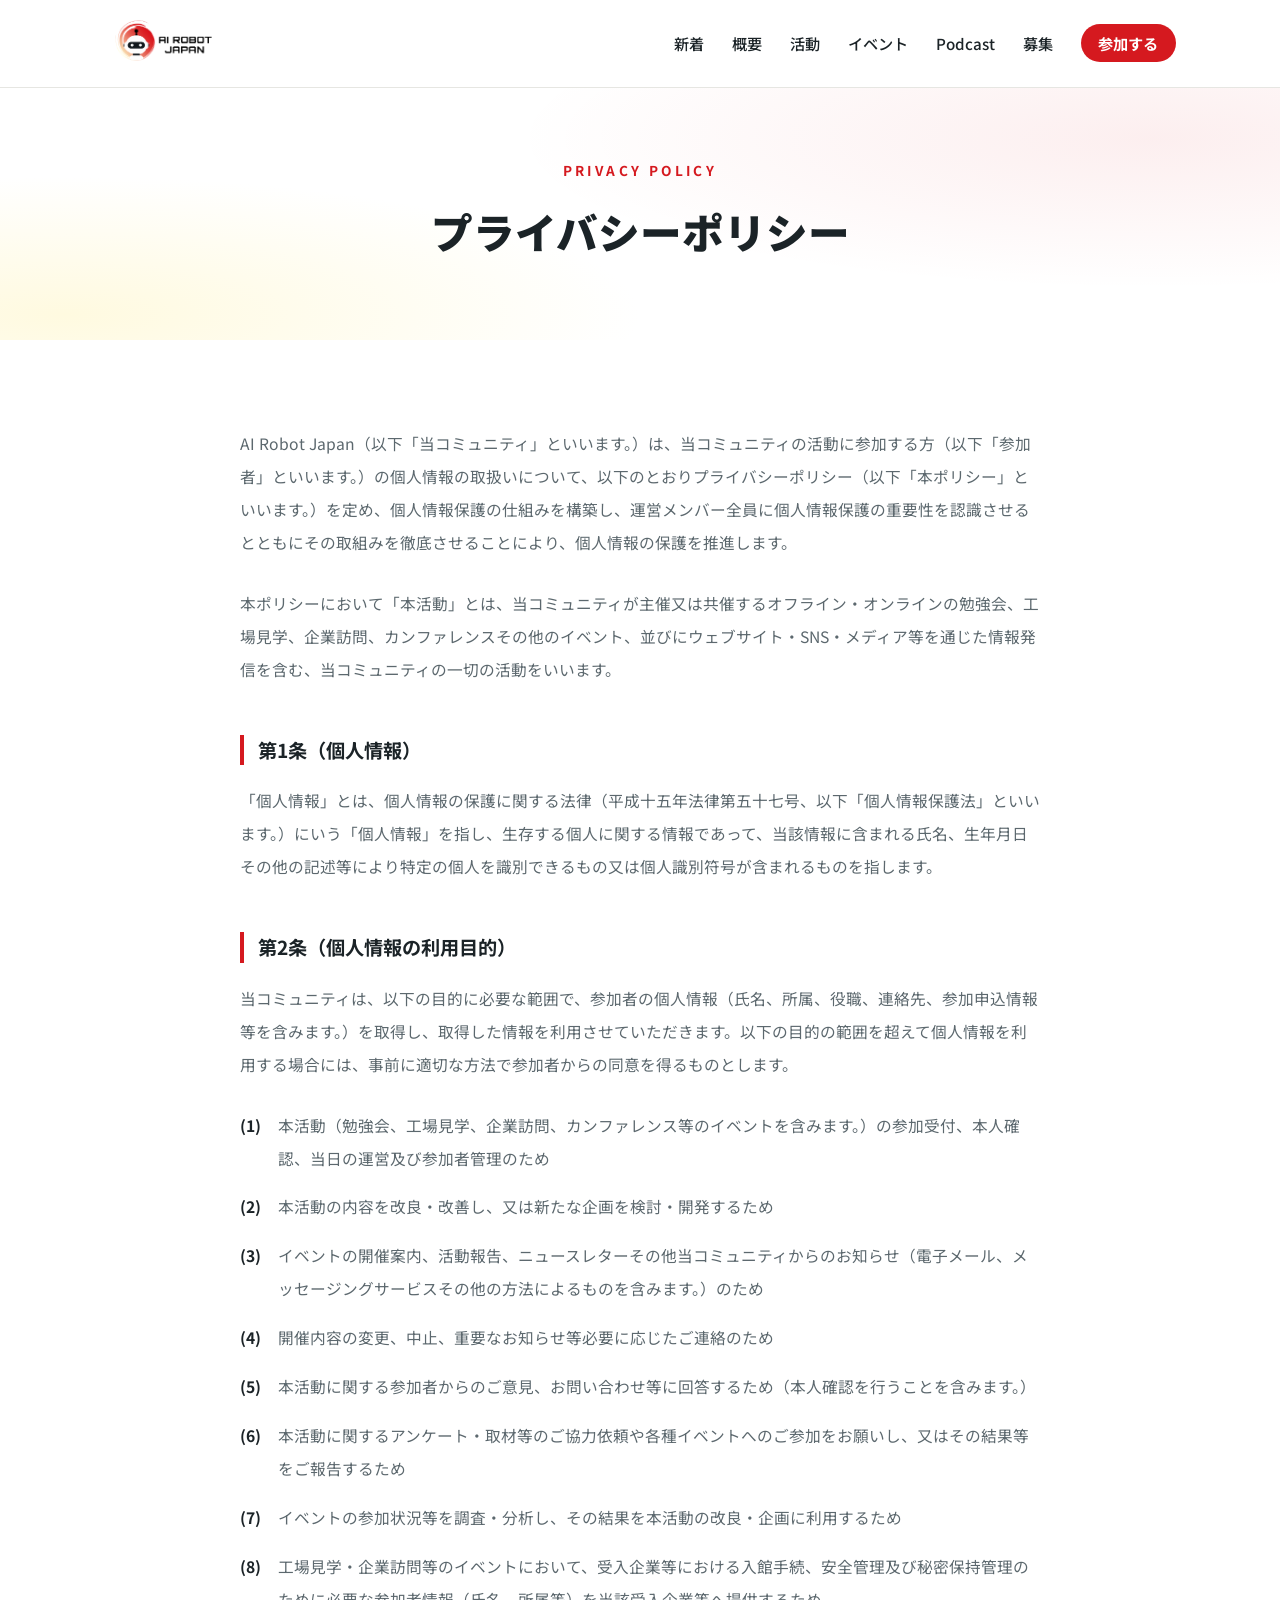
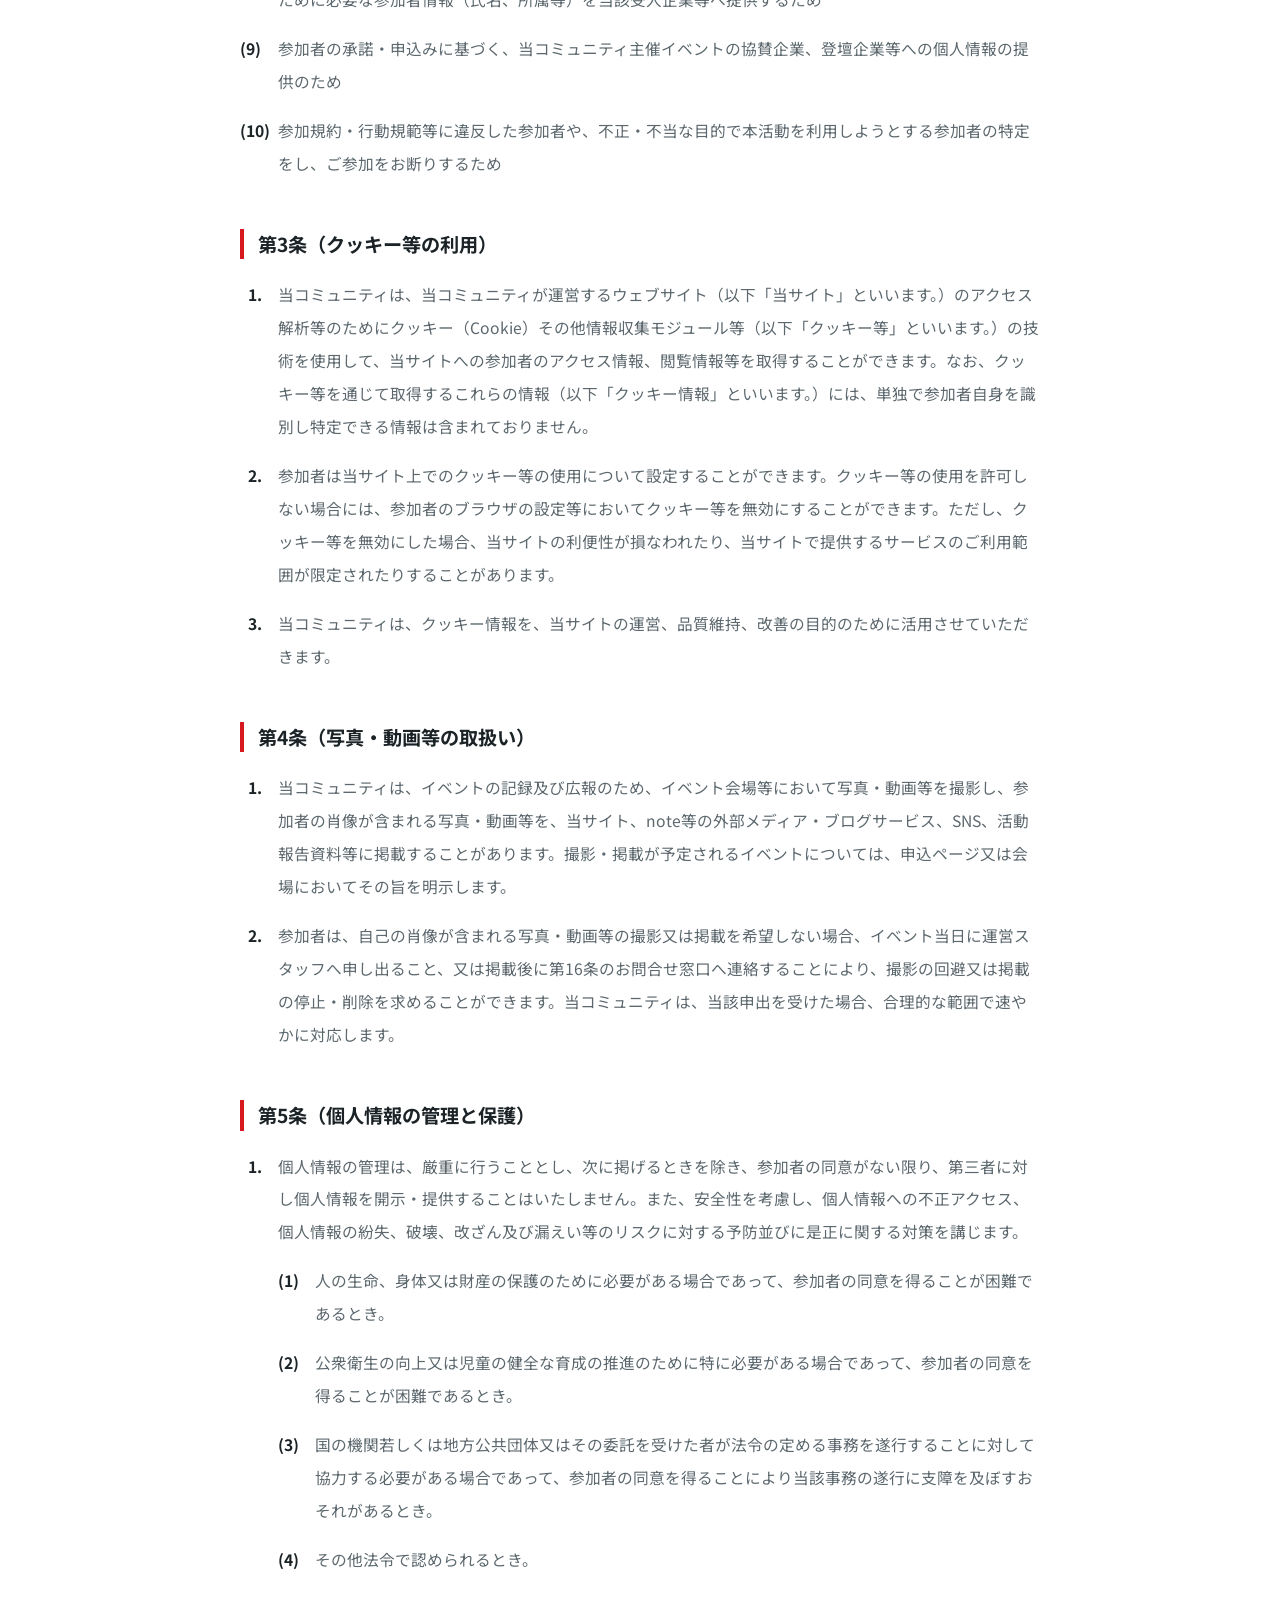
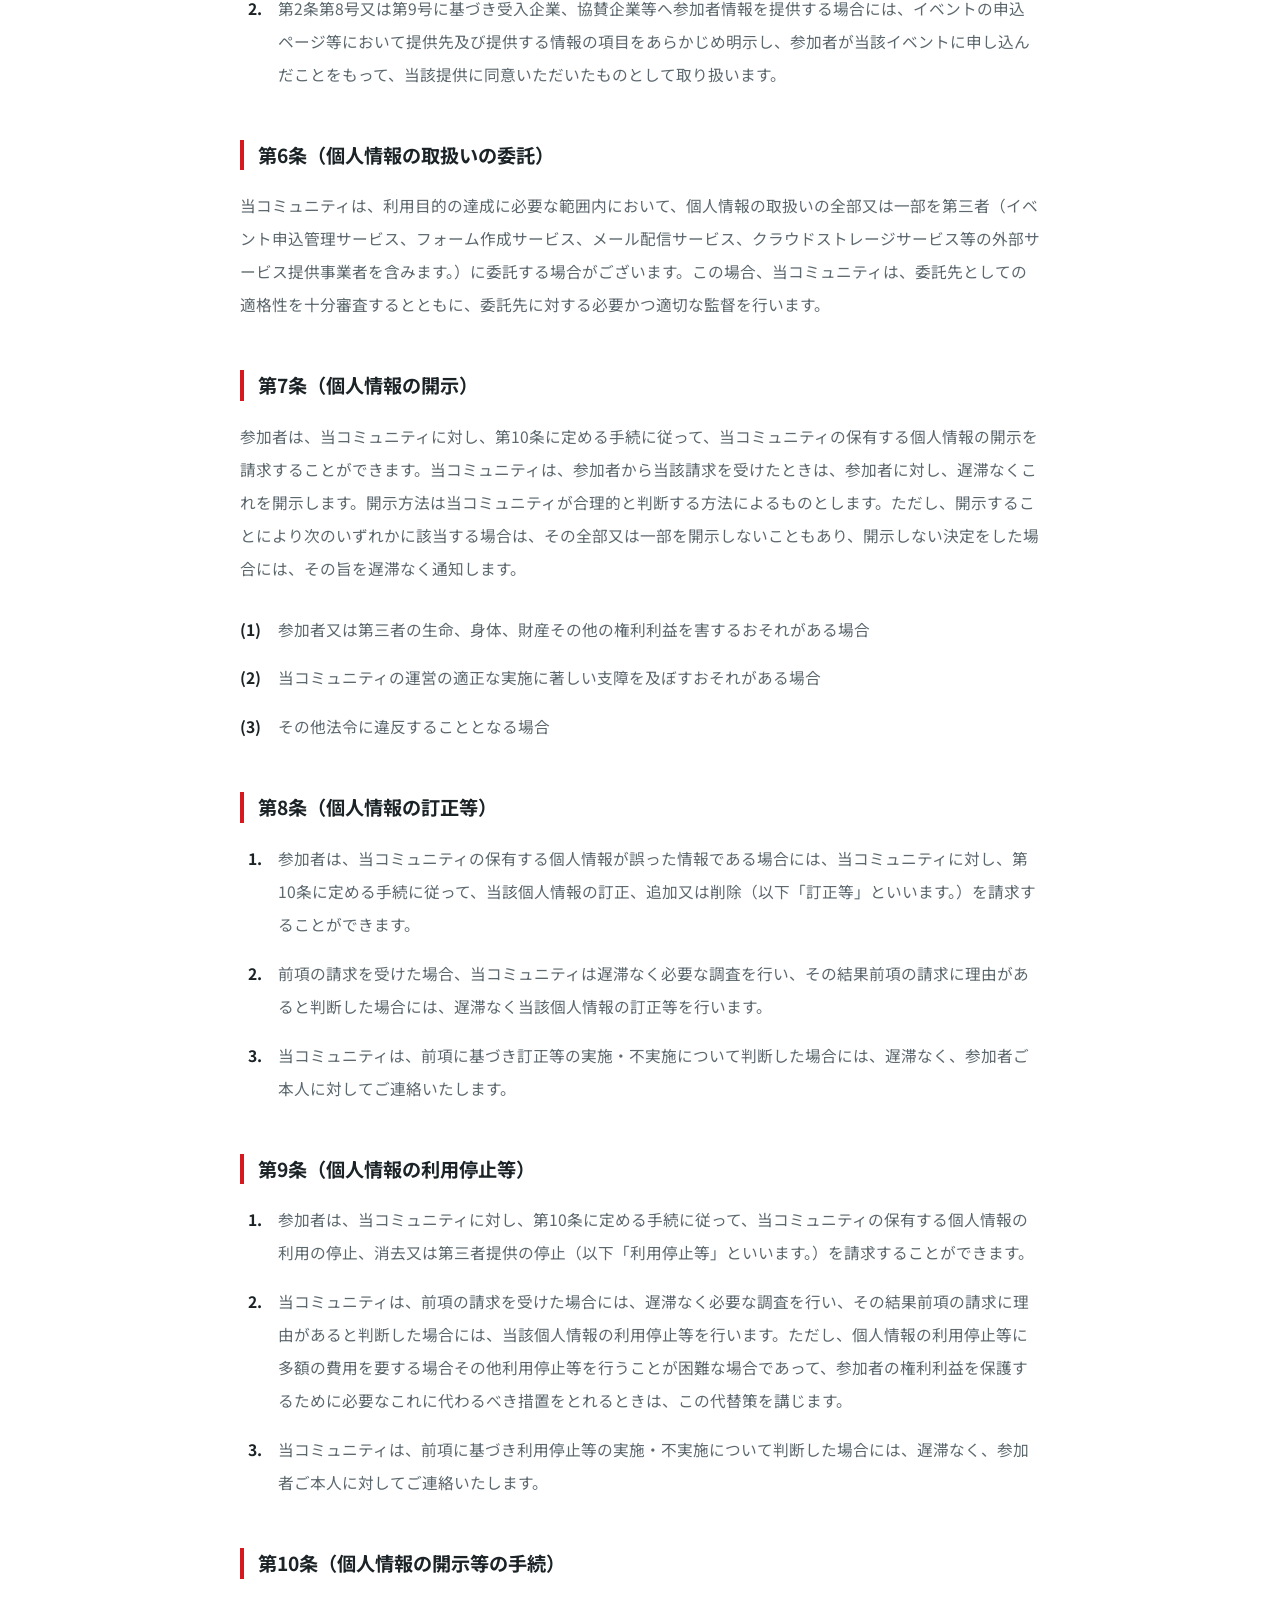
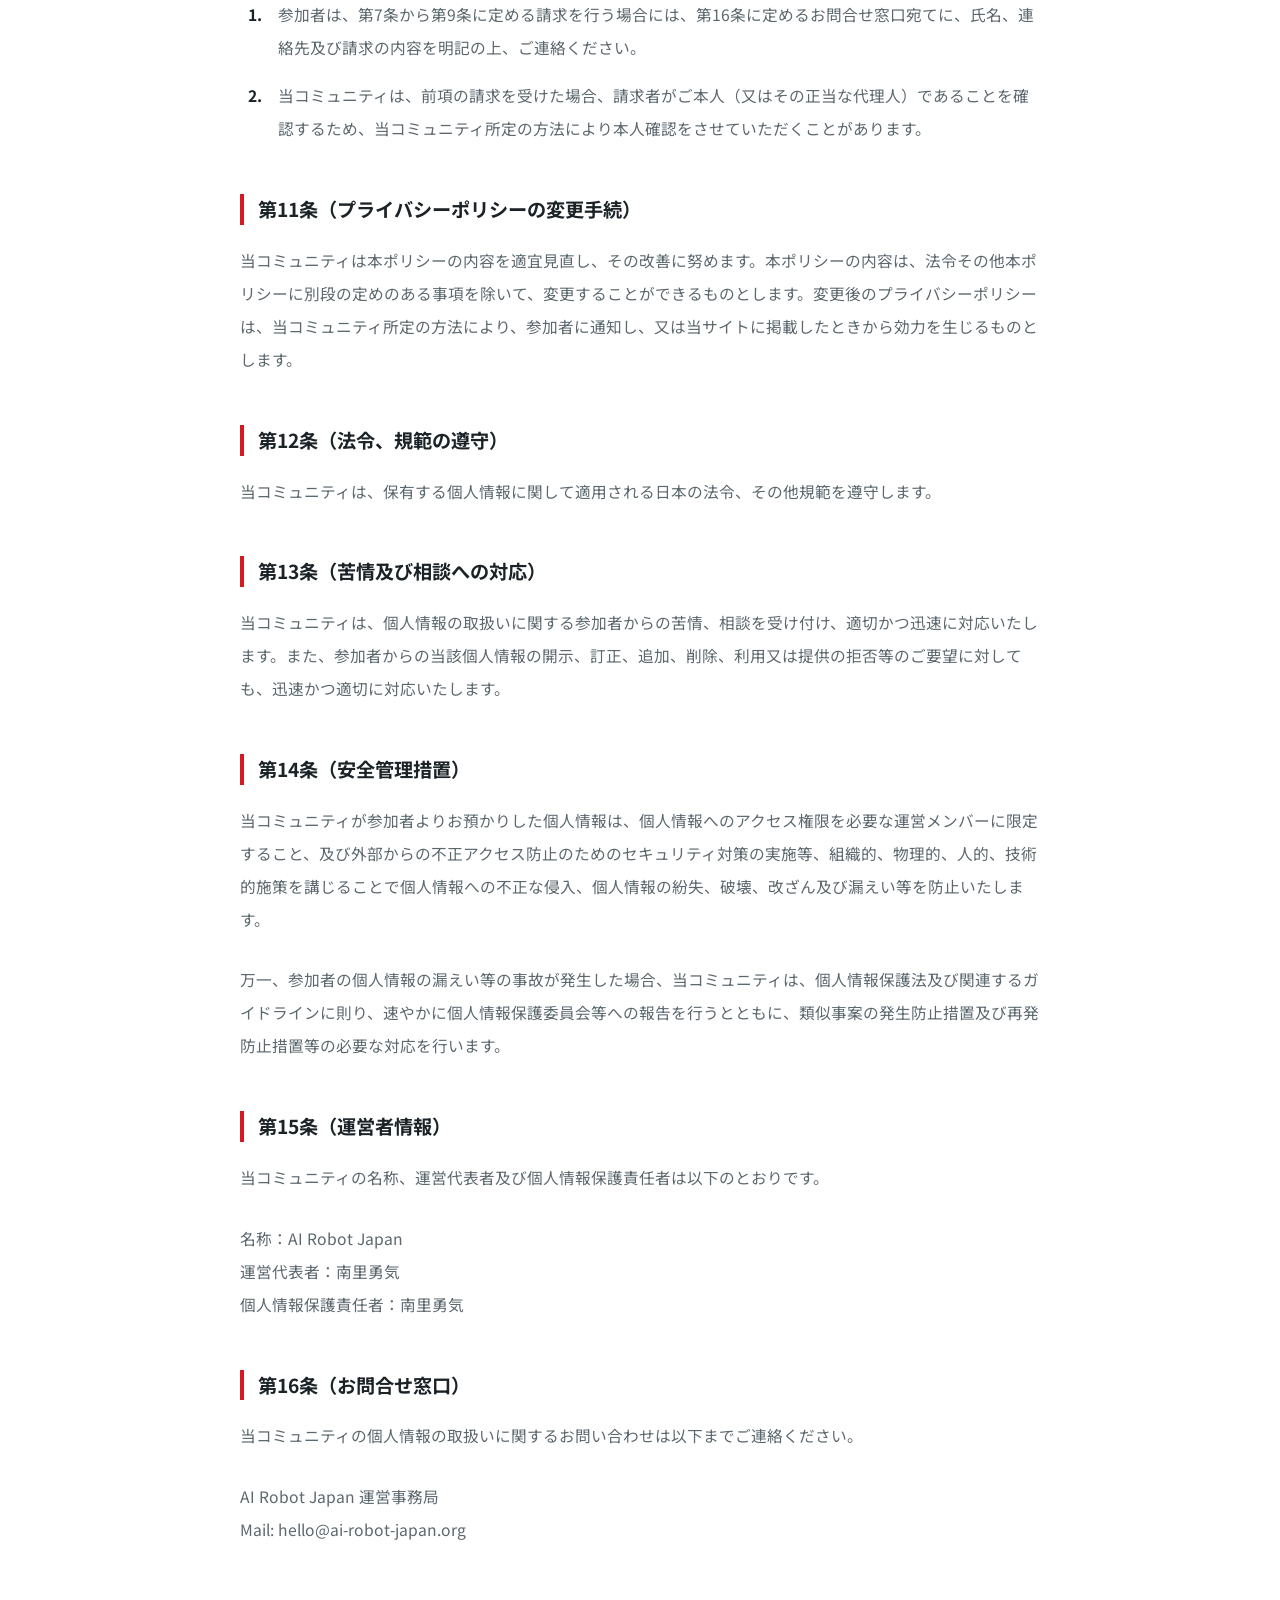
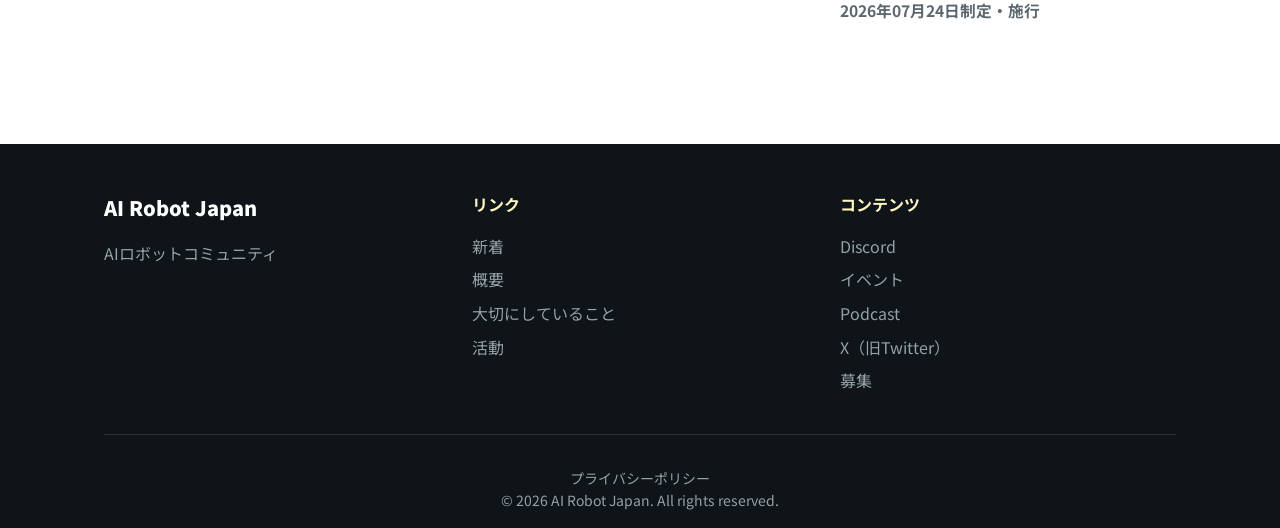
<file: privacy.html>
<!DOCTYPE html>
<html lang="ja">
<head>
    <meta charset="UTF-8">
    <meta http-equiv="refresh" content="0; url=/privacy/">
    <link rel="canonical" href="https://ai-robot-japan.org/privacy/">
    <script>location.replace('/privacy/');</script>
    <title>Redirecting…</title>
</head>
<body>
    <p><a href="/privacy/">/privacy/</a> へ移動しています…</p>
</body>
</html>
</file>
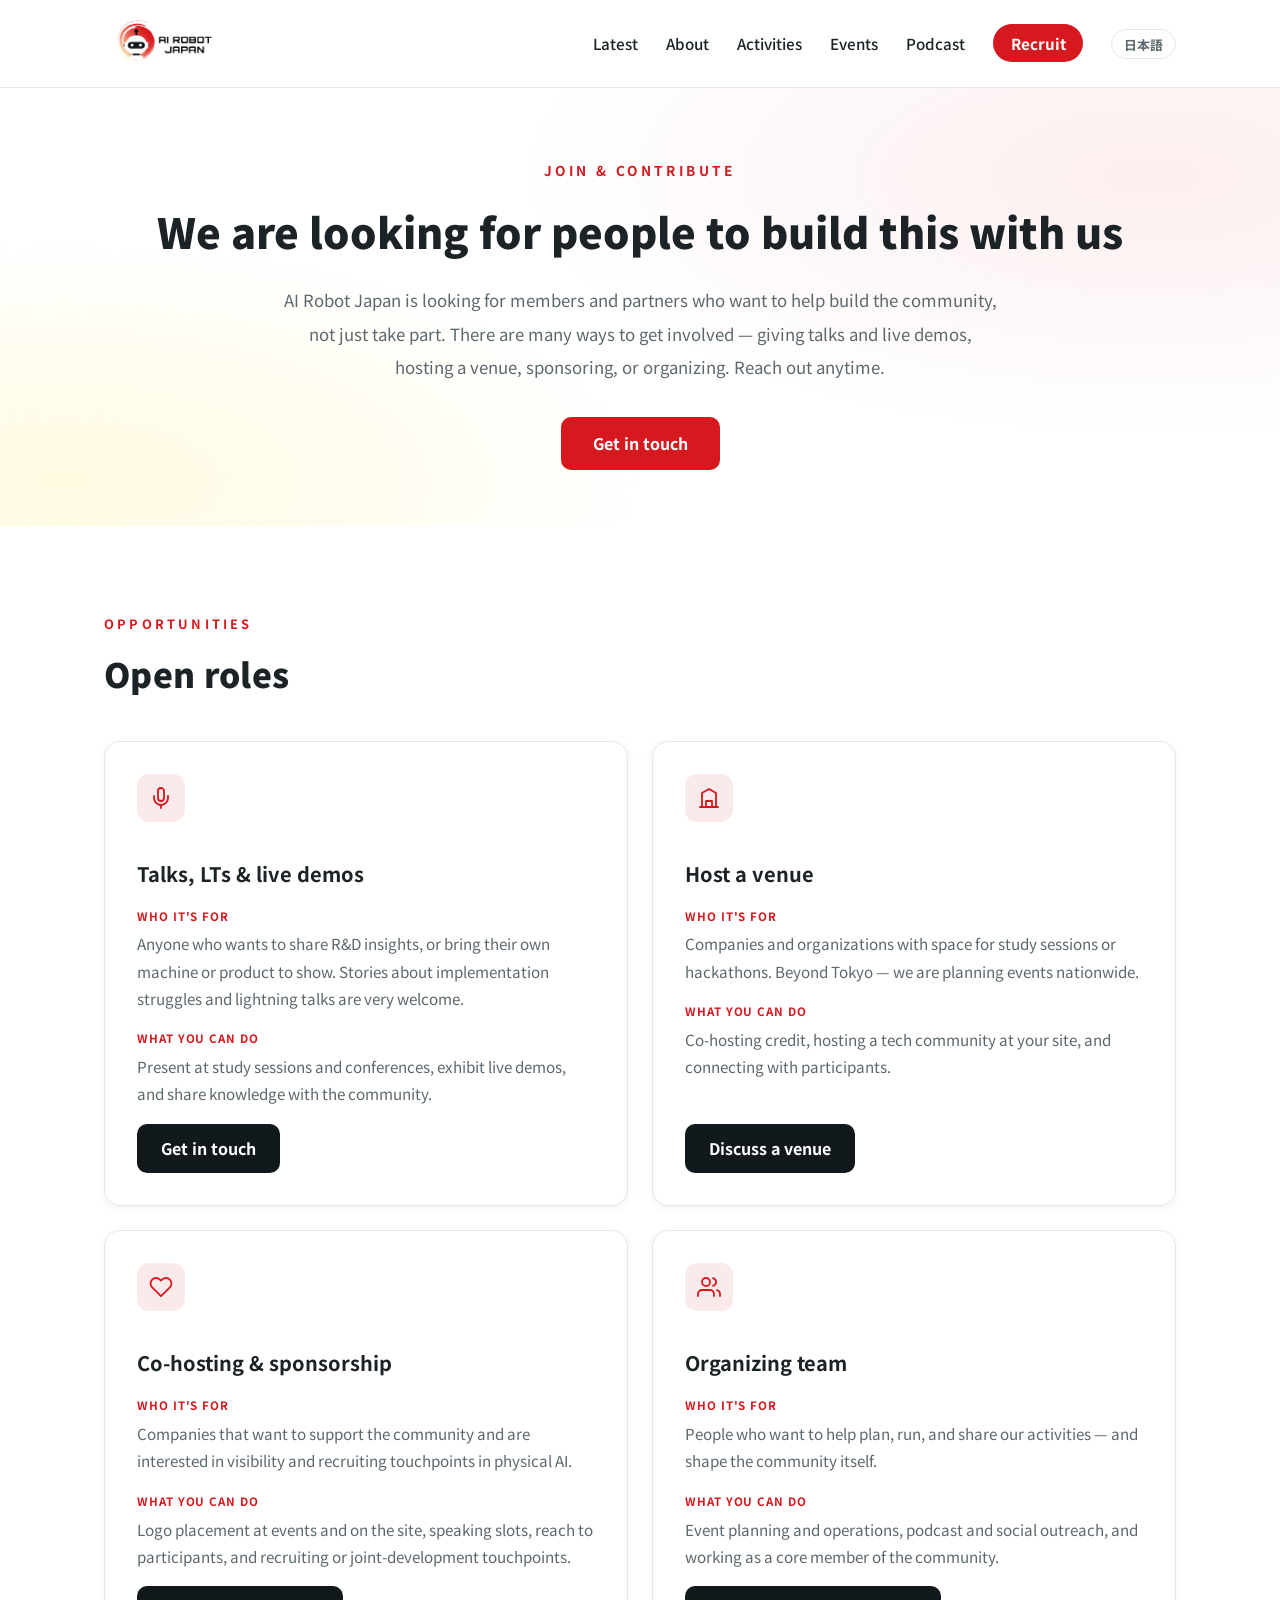
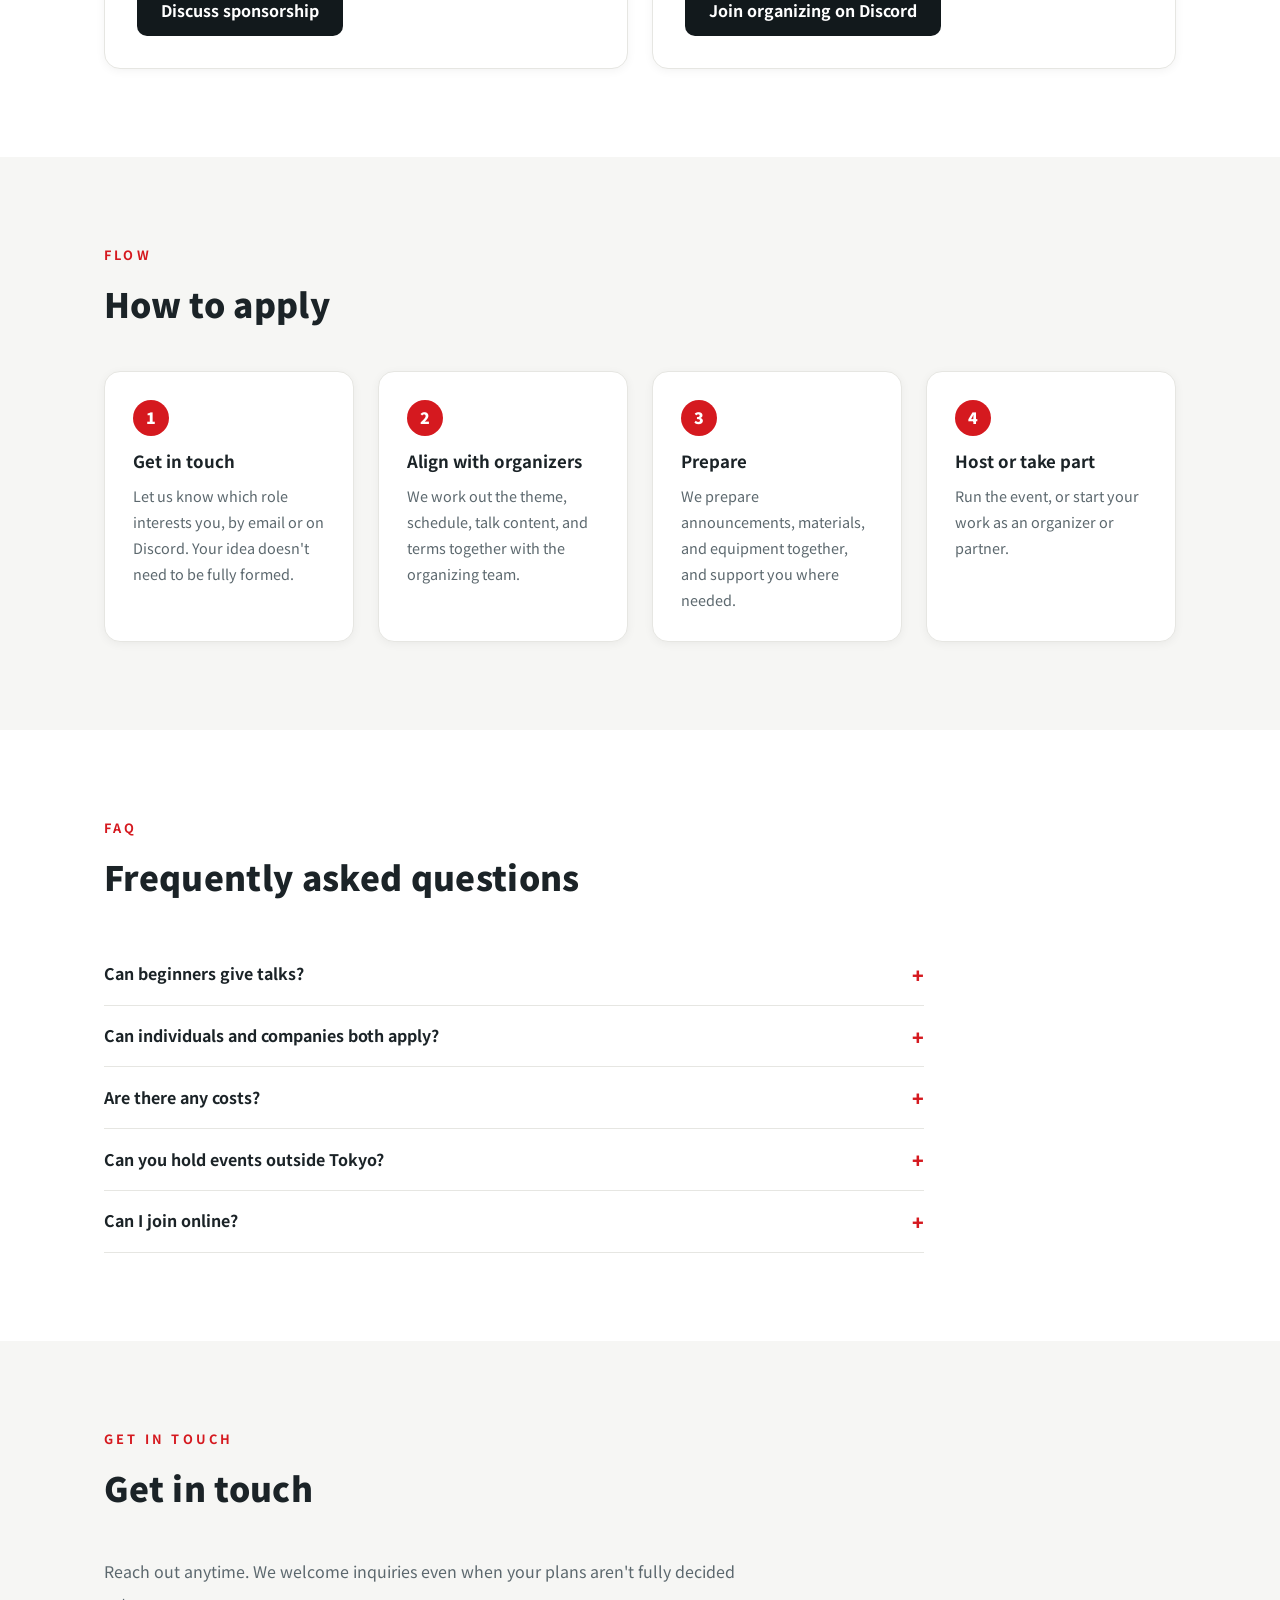
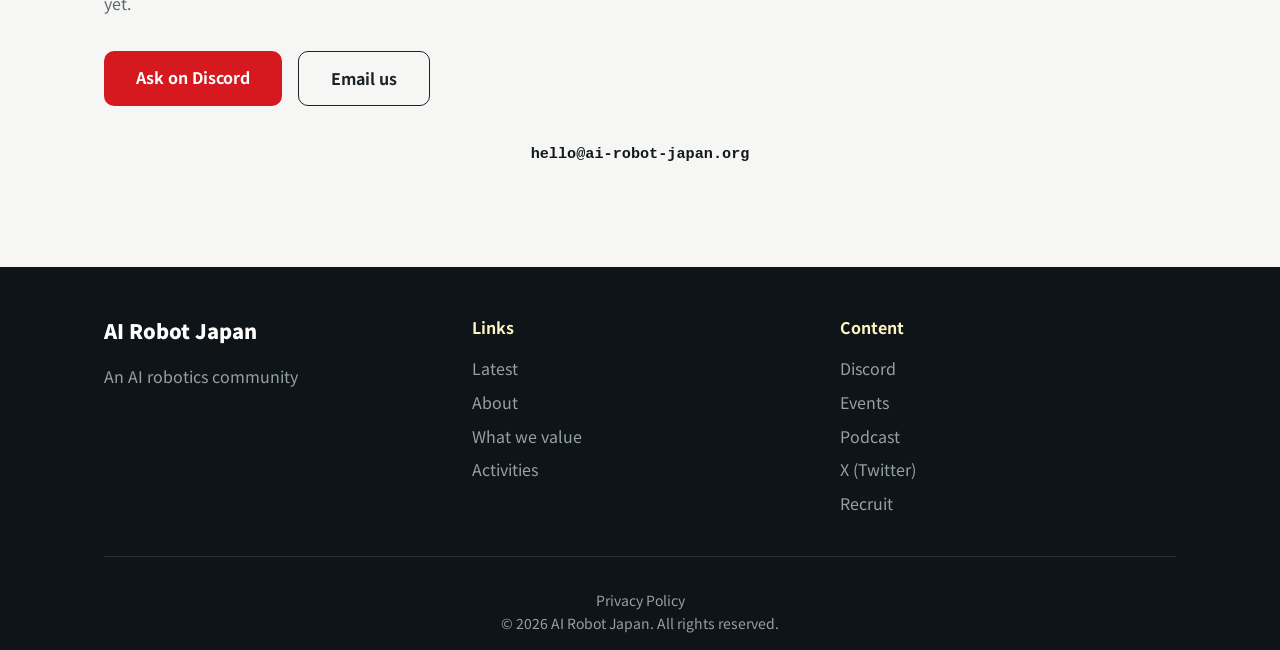
<file: recruit.html>
<!DOCTYPE html>
<html lang="ja">
<head>
    <meta charset="UTF-8">
    <meta http-equiv="refresh" content="0; url=/recruit/">
    <link rel="canonical" href="https://ai-robot-japan.org/recruit/">
    <script>location.replace('/recruit/');</script>
    <title>Redirecting…</title>
</head>
<body>
    <p><a href="/recruit/">/recruit/</a> へ移動しています…</p>
</body>
</html>
</file>
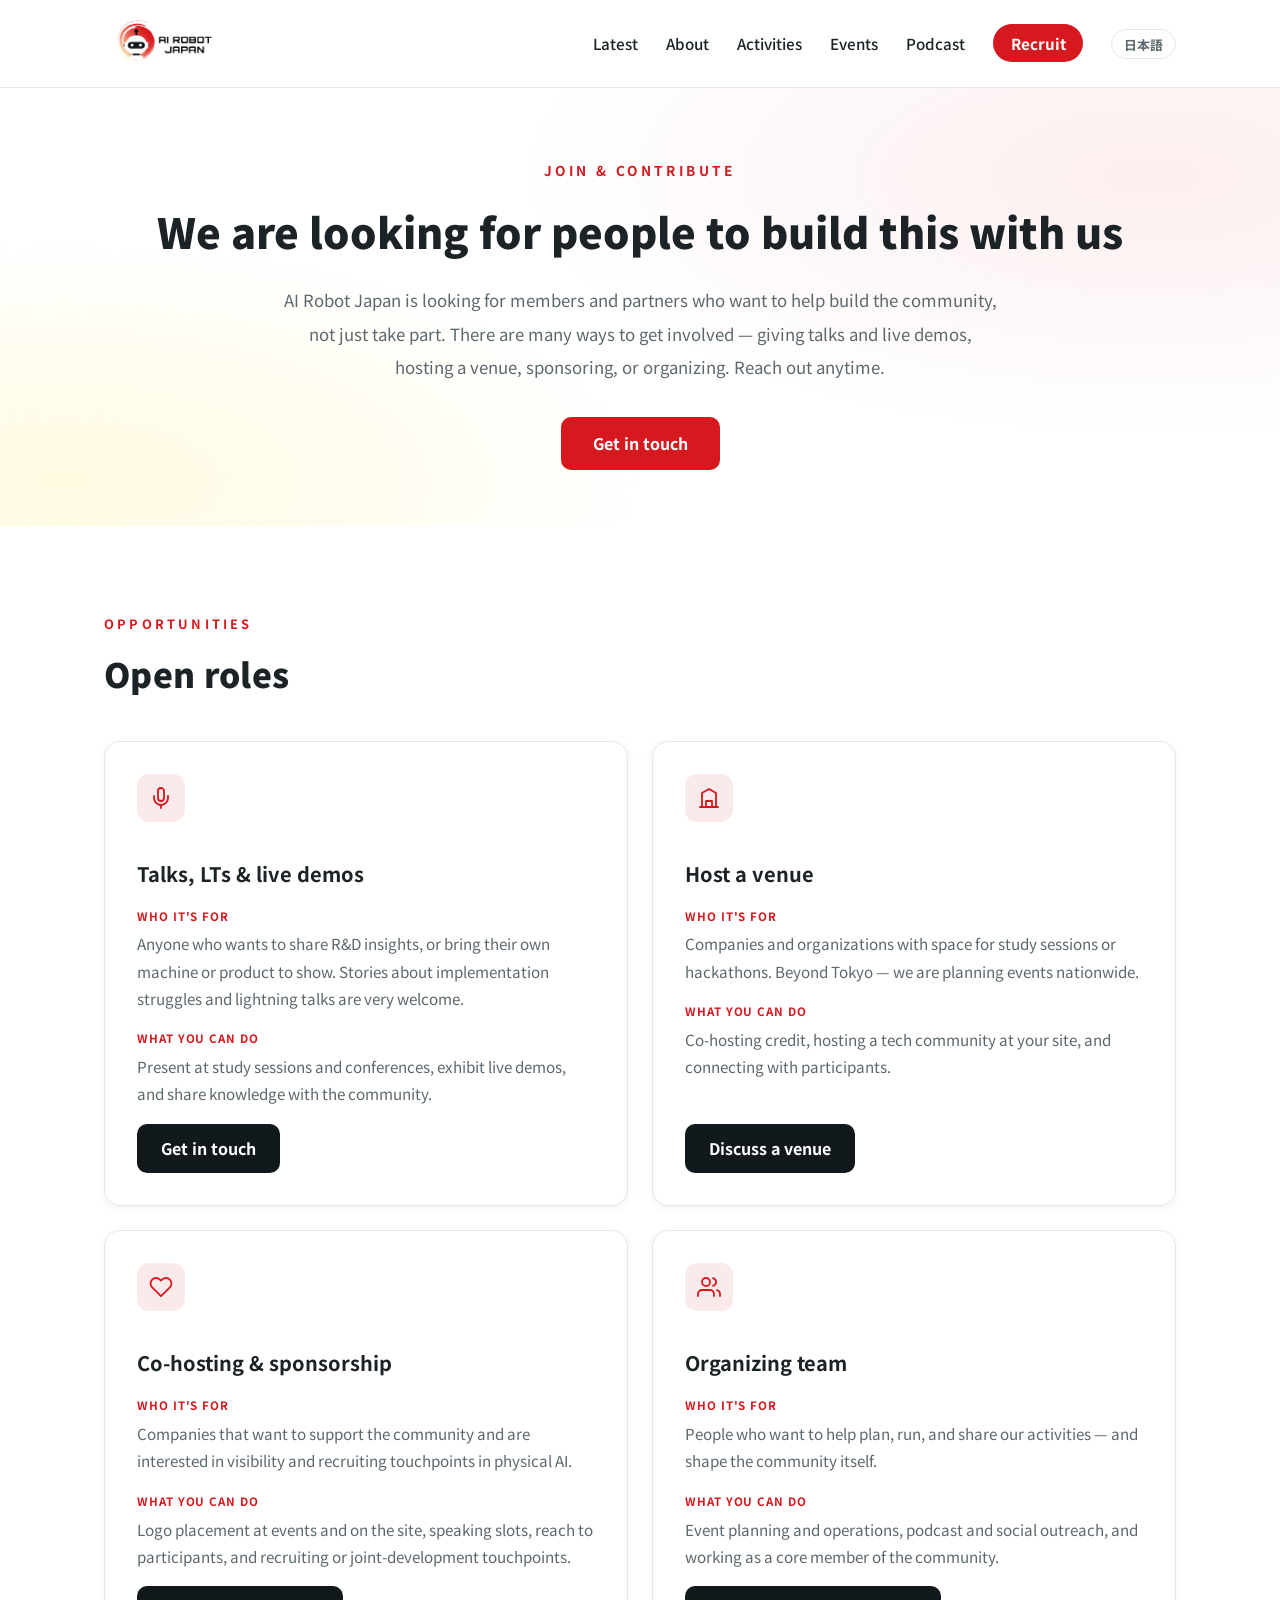
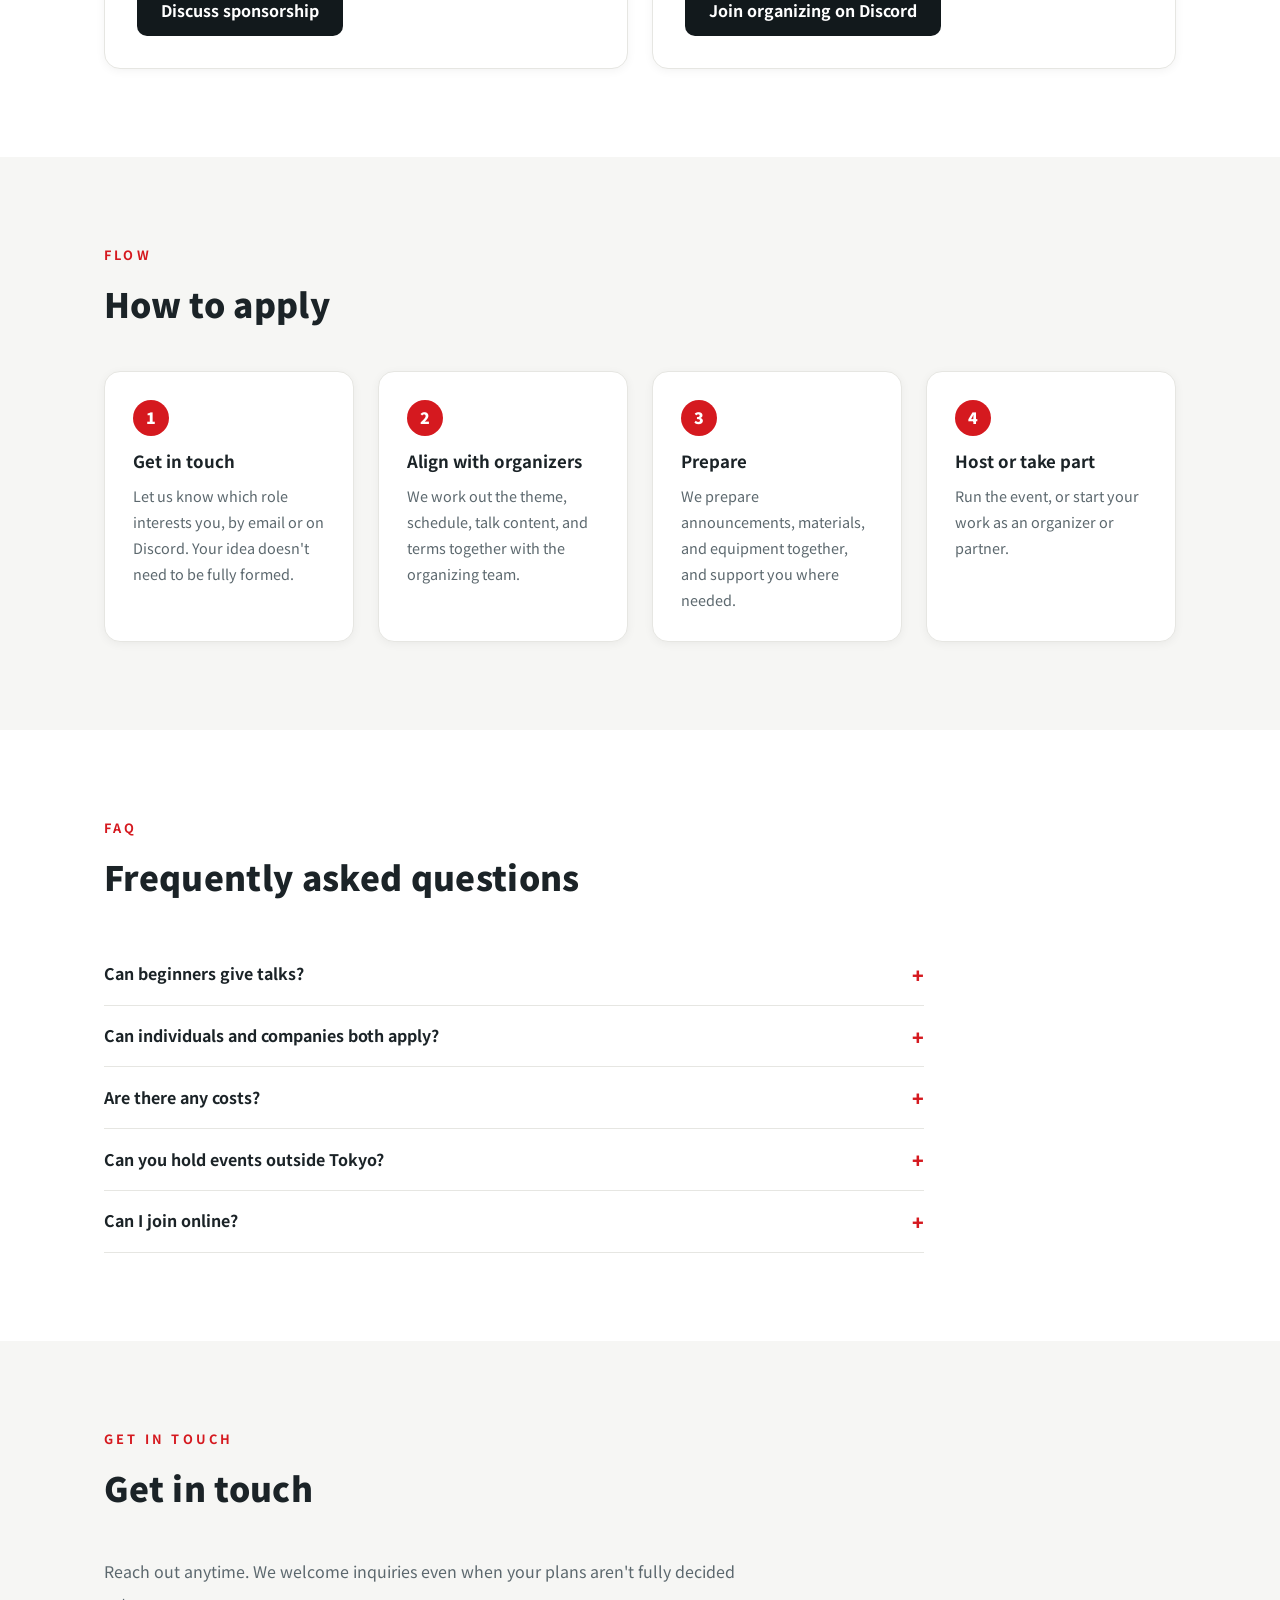
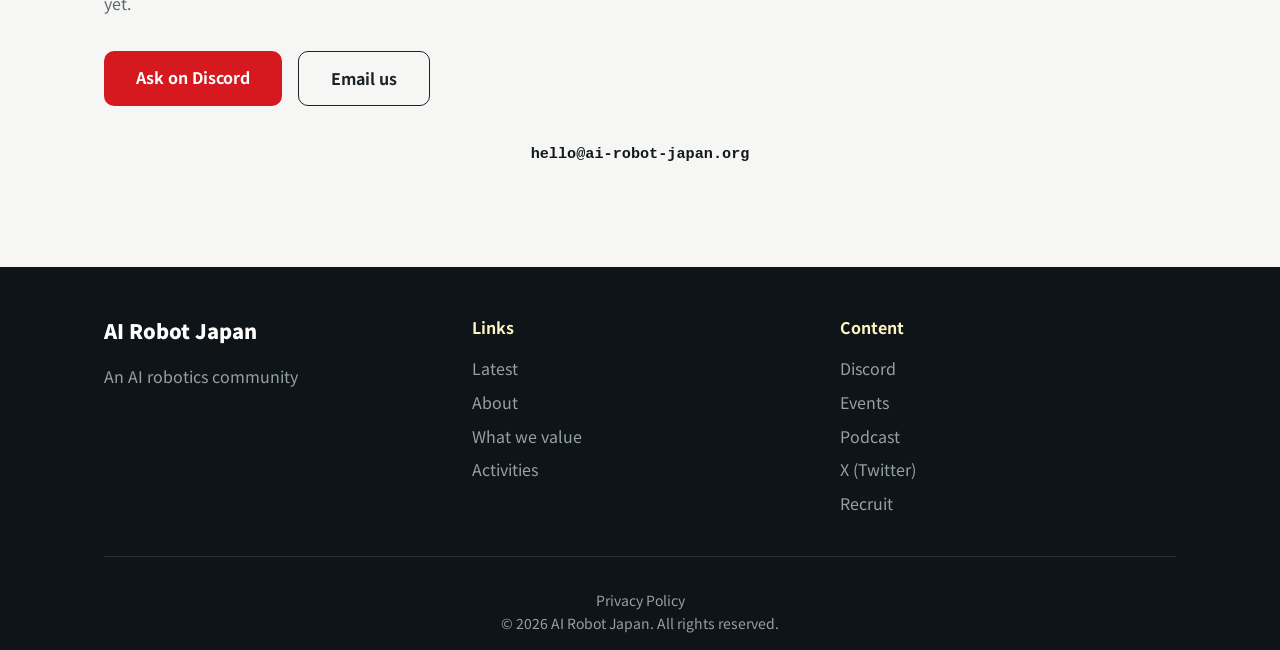
<file: en/recruit.html>
<!DOCTYPE html>
<html lang="en">
<head>
    <meta charset="UTF-8">
    <meta http-equiv="refresh" content="0; url=/en/recruit/">
    <link rel="canonical" href="https://ai-robot-japan.org/en/recruit/">
    <script>location.replace('/en/recruit/');</script>
    <title>Redirecting…</title>
</head>
<body>
    <p><a href="/en/recruit/">/en/recruit/</a> へ移動しています…</p>
</body>
</html>
</file>
<file: styles.css>
/* リセットとベーススタイル */
* {
    margin: 0;
    padding: 0;
    box-sizing: border-box;
}

:root {
    /* ロゴ実測色: 赤 #d9161d / 墨 #12191c / クリーム #fff5c1 */
    --accent: #d5191f;
    --accent-strong: #b31217;
    --ink-950: #0e1417;
    --ink-900: #12191c;
    --ink-800: #1c262b;
    --cream: #fff5c1;
    --text-dark: #1b2327;
    --text-light: #5c686e;
    --text-on-dark: #cdd6da;
    --bg-light: #f6f6f4;
    --bg-white: #ffffff;
    --border-color: #e6e6e2;
    --status-upcoming-color: #d5191f;
    --status-done-color: #5c686e;
}

html {
    scroll-behavior: smooth;
}

body {
    font-family: "Noto Sans JP", -apple-system, BlinkMacSystemFont, "Segoe UI", "Hiragino Kaku Gothic ProN", Meiryo, sans-serif, "Apple Color Emoji", "Segoe UI Emoji";
    line-height: 1.6;
    color: var(--text-dark);
    background-color: var(--bg-white);
}

.container {
    max-width: 1120px;
    margin: 0 auto;
    padding: 0 24px;
}

/* ナビゲーション */
.navbar {
    background-color: rgba(255, 255, 255, 0.94);
    backdrop-filter: blur(8px);
    border-bottom: 1px solid var(--border-color);
    position: sticky;
    top: 0;
    z-index: 100;
    padding: 0.7rem 0;
}

.navbar .container {
    display: flex;
    justify-content: space-between;
    align-items: center;
    gap: 1rem;
}

.nav-brand a {
    display: inline-flex;
    align-items: center;
    text-decoration: none;
}

.nav-logo {
    height: 58px;
    width: auto;
    display: block;
}

.nav-menu {
    display: flex;
    align-items: center;
    list-style: none;
    gap: 1.75rem;
}

.nav-menu a {
    text-decoration: none;
    color: var(--text-dark);
    font-weight: 500;
    font-size: 0.95rem;
    transition: color 0.3s ease;
}

.nav-menu a:hover {
    color: var(--accent);
}

.nav-menu a.nav-cta {
    background: var(--accent);
    color: #ffffff;
    font-weight: 700;
    padding: 0.5rem 1.1rem;
    border-radius: 999px;
    transition: background 0.3s ease;
}

.nav-menu a.nav-cta:hover {
    background: var(--accent-strong);
    color: #ffffff;
}

.nav-menu a.nav-lang {
    border: 1px solid var(--border-color);
    border-radius: 999px;
    padding: 0.3rem 0.7rem;
    font-size: 0.8rem;
    font-weight: 700;
    color: var(--text-light);
    letter-spacing: 0.03em;
}

.nav-menu a.nav-lang:hover {
    color: var(--accent);
    border-color: var(--accent);
}

/* ハンバーガーボタン（モバイルのみ表示） */
.nav-toggle {
    display: none;
    flex-direction: column;
    justify-content: center;
    gap: 5px;
    width: 44px;
    height: 44px;
    padding: 0;
    background: none;
    border: 0;
    cursor: pointer;
}

.nav-toggle span {
    display: block;
    width: 24px;
    height: 2px;
    border-radius: 2px;
    background: var(--text-dark);
    transition: transform 0.25s ease, opacity 0.2s ease;
}

.navbar.nav-open .nav-toggle span:nth-child(1) {
    transform: translateY(7px) rotate(45deg);
}

.navbar.nav-open .nav-toggle span:nth-child(2) {
    opacity: 0;
}

.navbar.nav-open .nav-toggle span:nth-child(3) {
    transform: translateY(-7px) rotate(-45deg);
}

/* ヒーローセクション */
.hero {
    background:
        radial-gradient(ellipse 55% 65% at 88% 30%, rgba(217, 22, 29, 0.08), transparent),
        radial-gradient(ellipse 45% 55% at 8% 85%, rgba(255, 245, 193, 0.55), transparent),
        var(--bg-white);
    padding: 5rem 0 4rem;
}

.hero-inner {
    display: grid;
    grid-template-columns: minmax(0, 1fr) 340px;
    gap: 3rem;
    align-items: center;
}

.hero-eyebrow {
    font-size: 0.85rem;
    font-weight: 700;
    letter-spacing: 0.25em;
    color: var(--accent);
    margin-bottom: 1.25rem;
}

.hero-title {
    font-size: 3.4rem;
    font-weight: 900;
    line-height: 1.25;
    letter-spacing: 0.01em;
    color: var(--text-dark);
    margin-bottom: 1.5rem;
}

.hero-subtitle {
    font-size: 1.1rem;
    margin-bottom: 2.5rem;
    color: var(--text-light);
    line-height: 2;
}

.hero-visual {
    text-align: center;
}

.hero-visual img {
    width: 100%;
    max-width: 340px;
    height: auto;
}

.hero-actions {
    display: flex;
    flex-wrap: wrap;
    gap: 1rem;
}

.btn {
    display: inline-block;
    padding: 0.875rem 2rem;
    text-decoration: none;
    border-radius: 10px;
    font-weight: 700;
    transition: all 0.3s ease;
}

.btn-primary {
    background-color: var(--accent);
    color: #ffffff;
}

.btn-primary:hover {
    background-color: var(--accent-strong);
    transform: translateY(-2px);
    box-shadow: 0 6px 18px rgba(213, 25, 31, 0.3);
}

.btn-ghost {
    border: 1.5px solid var(--text-dark);
    color: var(--text-dark);
}

.btn-ghost:hover {
    background: var(--ink-900);
    border-color: var(--ink-900);
    color: #ffffff;
}

.hero-stats {
    display: flex;
    flex-wrap: wrap;
    gap: 3.5rem;
    margin-top: 3.5rem;
    padding-top: 2rem;
    border-top: 1px solid var(--border-color);
}

.stat {
    display: flex;
    flex-direction: column;
    gap: 0.25rem;
}

.stat-number {
    font-size: 2.4rem;
    font-weight: 900;
    color: var(--text-dark);
    line-height: 1.2;
}

.stat-number small {
    font-size: 1.2rem;
    font-weight: 700;
    color: var(--accent);
    margin-left: 0.1em;
}

.stat-label {
    font-size: 0.85rem;
    color: var(--text-light);
}

/* セクション共通スタイル */
.section {
    padding: 5.5rem 0;
}

.section:nth-of-type(even) {
    background-color: var(--bg-light);
}

.section-eyebrow {
    font-size: 0.8rem;
    font-weight: 700;
    letter-spacing: 0.25em;
    color: var(--accent);
    margin-bottom: 0.75rem;
}

.section-title {
    font-size: 2.1rem;
    font-weight: 900;
    margin-bottom: 2.5rem;
    color: var(--text-dark);
    letter-spacing: 0.01em;
}

.section-note {
    margin: -1.5rem 0 2.5rem;
    color: var(--text-light);
    font-size: 1.05rem;
}

/* 新着コンテンツセクション */
.latest {
    background-color: var(--bg-white);
}

.contents-grid {
    display: grid;
    grid-template-columns: repeat(auto-fit, minmax(320px, 1fr));
    gap: 2rem;
}

.content-card {
    background: var(--bg-white);
    padding: 1.75rem;
    border-radius: 16px;
    border: 1px solid var(--border-color);
    box-shadow: 0 2px 10px rgba(18, 25, 28, 0.05);
}

.content-card-header {
    display: flex;
    justify-content: space-between;
    align-items: baseline;
    margin-bottom: 1.25rem;
}

.content-card h3 {
    font-size: 1.25rem;
    font-weight: 700;
}

.content-more {
    color: var(--accent);
    text-decoration: none;
    font-weight: 700;
    font-size: 0.9rem;
}

.content-more:hover {
    text-decoration: underline;
}

.content-preview-grid {
    display: grid;
    grid-template-columns: repeat(auto-fit, minmax(140px, 1fr));
    gap: 0.75rem;
}

.content-item {
    background: var(--bg-light);
    border: 1px solid var(--border-color);
    border-radius: 10px;
    overflow: hidden;
    text-decoration: none;
    display: block;
    transition: transform 0.2s ease, box-shadow 0.2s ease;
}

.content-item:hover {
    transform: translateY(-2px);
    box-shadow: 0 6px 14px rgba(18, 25, 28, 0.12);
}

.content-item-thumb-wrap {
    position: relative;
}

.content-item-thumb {
    width: 100%;
    aspect-ratio: 16 / 9;
    object-fit: cover;
    display: block;
}

.content-card .content-item-title {
    color: var(--text-dark);
    font-size: 0.85rem;
    line-height: 1.5;
    padding: 0.5rem 0.625rem 0.625rem;
    margin: 0;
}

.status-badge {
    position: absolute;
    top: 0.4rem;
    right: 0.4rem;
    font-size: 0.7rem;
    font-weight: 700;
    border-radius: 999px;
    padding: 0.15rem 0.5rem;
    color: #ffffff;
}

.status-upcoming {
    background: var(--status-upcoming-color);
}

.status-done {
    background: var(--status-done-color);
}

.content-card .content-loading {
    margin: 0;
    font-size: 0.9rem;
    color: var(--text-light);
}

.btn-content {
    background: var(--ink-900);
    color: white;
    padding: 0.75rem 1.5rem;
}

.btn-content:hover {
    background: var(--accent);
}

/* 概要セクション */
.about-content {
    max-width: 820px;
}

.lead {
    font-size: 1.3rem;
    font-weight: 700;
    color: var(--text-dark);
    margin-bottom: 1.5rem;
    line-height: 1.9;
}

.about-content p:not(.lead) {
    font-size: 1.05rem;
    color: var(--text-light);
    line-height: 2;
    margin-bottom: 1rem;
}

/* 雰囲気セクション */
.atmosphere {
    background:
        radial-gradient(ellipse 50% 60% at 90% 0%, rgba(213, 25, 31, 0.14), transparent),
        linear-gradient(160deg, var(--ink-900) 0%, var(--ink-950) 100%) !important;
    color: #ffffff;
}

.atmosphere .section-eyebrow {
    color: var(--cream);
}

.atmosphere .section-title {
    color: #ffffff;
    margin-bottom: 1.5rem;
}

.atmosphere-quote {
    font-size: 1.8rem;
    font-weight: 900;
    line-height: 1.6;
    color: var(--cream);
    margin-bottom: 2rem;
}

.atmosphere-content {
    max-width: 820px;
}

.atmosphere-content p {
    font-size: 1.05rem;
    color: var(--text-on-dark);
    line-height: 2;
    margin-bottom: 1.25rem;
}

/* CULTUREセクションの写真ギャラリー（無限横スクロール） */
.culture-marquee {
    margin-top: 3rem;
    overflow: hidden;
    -webkit-mask-image: linear-gradient(90deg, transparent, #000 6%, #000 94%, transparent);
    mask-image: linear-gradient(90deg, transparent, #000 6%, #000 94%, transparent);
}

.culture-marquee-track {
    display: flex;
    width: max-content;
    animation: culture-scroll 45s linear infinite;
}

.culture-marquee:hover .culture-marquee-track {
    animation-play-state: paused;
}

.culture-marquee-track img {
    height: 200px;
    width: auto;
    margin-right: 1rem;
    flex: none;
    object-fit: cover;
    border-radius: 14px;
    border: 1px solid rgba(255, 255, 255, 0.12);
    display: block;
}

@keyframes culture-scroll {
    from { transform: translateX(0); }
    to { transform: translateX(-50%); }
}

@media (prefers-reduced-motion: reduce) {
    .culture-marquee-track {
        animation: none;
    }
    .culture-marquee {
        overflow-x: auto;
    }
}

.culture-gallery-note {
    margin-top: 1rem;
    text-align: center;
    font-size: 0.85rem;
    color: var(--text-on-dark);
    opacity: 0.75;
}

/* 活動内容セクション */
.activities-grid {
    display: grid;
    grid-template-columns: repeat(auto-fit, minmax(300px, 1fr));
    gap: 1.5rem;
}

.activity-card {
    background: var(--bg-white);
    padding: 2rem;
    border-radius: 16px;
    border: 1px solid var(--border-color);
    box-shadow: 0 2px 10px rgba(18, 25, 28, 0.05);
    transition: transform 0.3s ease, box-shadow 0.3s ease;
}

.activity-card:hover {
    transform: translateY(-4px);
    box-shadow: 0 10px 24px rgba(18, 25, 28, 0.1);
}

.activity-icon {
    display: inline-flex;
    align-items: center;
    justify-content: center;
    width: 3rem;
    height: 3rem;
    border-radius: 12px;
    background: rgba(213, 25, 31, 0.09);
    color: var(--accent);
    margin-bottom: 1.25rem;
}

.activity-icon svg {
    width: 1.5rem;
    height: 1.5rem;
}

.activity-card h3 {
    font-size: 1.2rem;
    font-weight: 700;
    margin-bottom: 0.75rem;
    color: var(--text-dark);
}

.activity-card p {
    color: var(--text-light);
    line-height: 1.8;
    font-size: 0.95rem;
}

/* 対象領域・開催エリア（活動セクション内） */
.scope-grid {
    display: grid;
    grid-template-columns: 1.2fr 1fr;
    gap: 3rem;
    margin-top: 3rem;
    padding-top: 2.5rem;
    border-top: 1px solid var(--border-color);
}

.scope-block h3 {
    font-size: 1.1rem;
    font-weight: 900;
    color: var(--text-dark);
    margin-bottom: 1rem;
}

.scope-block p {
    color: var(--text-light);
    font-size: 0.95rem;
    line-height: 2;
}

/* テーマセクション */
.themes-list {
    display: flex;
    flex-direction: column;
    max-width: 900px;
}

.theme-row {
    display: grid;
    grid-template-columns: 160px 1fr;
    gap: 1.5rem;
    align-items: baseline;
    padding: 1.5rem 0;
    border-bottom: 1px solid var(--border-color);
}

.theme-row:first-child {
    border-top: 1px solid var(--border-color);
}

.theme-row h3 {
    font-size: 1.1rem;
    font-weight: 900;
    color: var(--text-dark);
}

.theme-tags {
    display: flex;
    flex-wrap: wrap;
    gap: 0.5rem;
}

.theme-tags span {
    display: inline-block;
    background: var(--bg-white);
    border: 1px solid var(--border-color);
    color: var(--text-light);
    font-size: 0.875rem;
    padding: 0.3rem 0.8rem;
    border-radius: 999px;
}

/* 開催エリアセクション */
.areas-content {
    max-width: 900px;
}

.areas-content .lead {
    font-size: 1.05rem;
    font-weight: 400;
    color: var(--text-light);
    line-height: 2;
}

.areas-map {
    display: grid;
    grid-template-columns: repeat(auto-fit, minmax(160px, 1fr));
    gap: 1.25rem;
    margin-top: 2rem;
}

.area-card {
    background: var(--bg-white);
    padding: 1.5rem;
    text-align: center;
    border-radius: 14px;
    border: 1px solid var(--border-color);
    box-shadow: 0 2px 8px rgba(18, 25, 28, 0.05);
    transition: transform 0.3s ease;
}

.area-card:hover {
    transform: translateY(-3px);
}

.area-card h4 {
    font-size: 1.25rem;
    color: var(--text-dark);
    font-weight: 700;
}

/* 参加・問い合わせセクション */
.join-grid {
    display: grid;
    grid-template-columns: repeat(auto-fit, minmax(300px, 1fr));
    gap: 1.5rem;
}

.join-card {
    background: var(--bg-white);
    padding: 2rem;
    border-radius: 16px;
    border: 1px solid var(--border-color);
    box-shadow: 0 2px 10px rgba(18, 25, 28, 0.05);
    display: flex;
    flex-direction: column;
    align-items: flex-start;
    gap: 1rem;
}

.join-card h3 {
    font-size: 1.2rem;
    font-weight: 700;
}

.join-card p {
    color: var(--text-light);
    font-size: 0.95rem;
    line-height: 1.8;
    flex-grow: 1;
}

.join-card .btn {
    align-self: stretch;
    text-align: center;
    white-space: nowrap;
    padding-left: 1rem;
    padding-right: 1rem;
}

.contact-email {
    align-self: stretch;
    font-size: 0.95rem;
    font-weight: 700;
    color: var(--ink-900);
    background-color: var(--bg-light);
    padding: 0.75rem 1rem;
    border-radius: 8px;
    display: block;
    text-align: center;
    user-select: all;
    cursor: text;
    word-break: break-all;
    font-family: "SF Mono", Menlo, Consolas, monospace;
}

/* 募集ページ */
.page-hero {
    background:
        radial-gradient(ellipse 50% 60% at 90% 20%, rgba(217, 22, 29, 0.07), transparent),
        radial-gradient(ellipse 45% 55% at 5% 90%, rgba(255, 245, 193, 0.5), transparent),
        var(--bg-white);
    padding: 4.5rem 0 3.5rem;
    text-align: center;
}

.page-hero-title {
    font-size: 2.6rem;
    font-weight: 900;
    line-height: 1.4;
    color: var(--text-dark);
    margin: 0.5rem 0 1.5rem;
}

.page-hero-lead {
    max-width: 720px;
    margin: 0 auto 2rem;
    color: var(--text-light);
    font-size: 1.05rem;
    line-height: 2;
}

.sp-only {
    display: none;
}

.recruit-grid {
    display: grid;
    grid-template-columns: repeat(2, minmax(0, 1fr));
    gap: 1.5rem;
}

.recruit-card {
    background: var(--bg-white);
    border: 1px solid var(--border-color);
    border-radius: 16px;
    padding: 2rem;
    box-shadow: 0 2px 10px rgba(18, 25, 28, 0.05);
    display: flex;
    flex-direction: column;
    gap: 1rem;
}

.recruit-card h3 {
    font-size: 1.25rem;
    font-weight: 700;
    color: var(--text-dark);
}

.recruit-card p {
    margin: 0;
}

.recruit-for,
.recruit-get {
    font-size: 0.95rem;
    line-height: 1.8;
    color: var(--text-light);
}

.recruit-for span,
.recruit-get span {
    display: block;
    font-size: 0.72rem;
    font-weight: 700;
    letter-spacing: 0.08em;
    color: var(--accent);
    margin-bottom: 0.25rem;
}

.recruit-get {
    flex-grow: 1;
}

.recruit-card .btn {
    align-self: flex-start;
}

/* 応募の流れ */
.flow-steps {
    list-style: none;
    display: grid;
    grid-template-columns: repeat(auto-fit, minmax(220px, 1fr));
    gap: 1.5rem;
}

.flow-steps li {
    background: var(--bg-white);
    border: 1px solid var(--border-color);
    border-radius: 16px;
    padding: 1.75rem;
    box-shadow: 0 2px 10px rgba(18, 25, 28, 0.05);
}

.flow-num {
    display: inline-flex;
    align-items: center;
    justify-content: center;
    width: 2.25rem;
    height: 2.25rem;
    border-radius: 999px;
    background: var(--accent);
    color: #ffffff;
    font-weight: 900;
    margin-bottom: 0.75rem;
}

.flow-steps h3 {
    font-size: 1.05rem;
    font-weight: 700;
    margin-bottom: 0.5rem;
    color: var(--text-dark);
}

.flow-steps p {
    color: var(--text-light);
    font-size: 0.9rem;
    line-height: 1.8;
}

/* FAQ */
.faq-list {
    max-width: 820px;
}

.faq-list details {
    border-bottom: 1px solid var(--border-color);
    padding: 1.1rem 0;
}

.faq-list summary {
    font-weight: 700;
    color: var(--text-dark);
    cursor: pointer;
    list-style: none;
    position: relative;
    padding-right: 1.75rem;
}

.faq-list summary::-webkit-details-marker {
    display: none;
}

.faq-list summary::after {
    content: "+";
    position: absolute;
    right: 0;
    top: -0.1rem;
    font-size: 1.2rem;
    color: var(--accent);
    font-weight: 900;
}

.faq-list details[open] summary::after {
    content: "\2013";
}

.faq-list details p {
    margin-top: 0.75rem;
    color: var(--text-light);
    line-height: 1.9;
    font-size: 0.95rem;
}

/* 応募・問い合わせ */
.recruit-cta-lead {
    max-width: 640px;
    color: var(--text-light);
    line-height: 2;
    margin-bottom: 2rem;
}

.recruit-cta-actions {
    display: flex;
    flex-wrap: wrap;
    gap: 1rem;
    margin-bottom: 1.5rem;
}

/* 募集バナー（トップページ最下部） */
.recruit-banner {
    background:
        radial-gradient(ellipse 60% 120% at 15% 0%, rgba(255, 245, 193, 0.18), transparent),
        linear-gradient(120deg, var(--accent) 0%, var(--accent-strong) 100%);
    color: #ffffff;
    padding: 4rem 0;
    text-align: center;
}

.recruit-banner-eyebrow {
    font-size: 0.8rem;
    font-weight: 700;
    letter-spacing: 0.25em;
    color: rgba(255, 255, 255, 0.85);
    margin-bottom: 0.75rem;
}

.recruit-banner h2 {
    font-size: 1.9rem;
    font-weight: 900;
    line-height: 1.4;
    margin-bottom: 1rem;
}

.recruit-banner-lead {
    max-width: 640px;
    margin: 0 auto 2rem;
    color: rgba(255, 255, 255, 0.92);
    line-height: 1.9;
}

.recruit-banner-btn {
    background: #ffffff;
    color: var(--accent-strong);
}

.recruit-banner-btn:hover {
    transform: translateY(-2px);
    box-shadow: 0 6px 18px rgba(0, 0, 0, 0.2);
}

/* プライバシーポリシー等の法務ページ */
.legal-content {
    max-width: 800px;
    margin: 0 auto;
}

.legal-content p {
    color: var(--text-light);
    font-size: 0.98rem;
    line-height: 2.1;
    margin-bottom: 1.75rem;
}

.legal-content h2 {
    font-size: 1.2rem;
    font-weight: 700;
    color: var(--text-dark);
    margin: 3rem 0 1.25rem;
    padding-left: 0.9rem;
    border-left: 4px solid var(--accent);
}

.legal-content ol {
    list-style: none;
    margin: 0 0 1.75rem;
}

.legal-content ol li {
    color: var(--text-light);
    font-size: 0.98rem;
    line-height: 2.1;
    margin-bottom: 1rem;
    position: relative;
    padding-left: 2.4em;
}

.legal-content .num-list {
    counter-reset: num;
}

.legal-content .num-list > li::before {
    counter-increment: num;
    content: counter(num) ".";
    position: absolute;
    left: 0.5em;
    font-weight: 700;
    color: var(--text-dark);
}

.legal-content .paren-list {
    counter-reset: paren;
}

.legal-content .paren-list > li::before {
    counter-increment: paren;
    content: "(" counter(paren) ")";
    position: absolute;
    left: 0;
    font-weight: 700;
    color: var(--text-dark);
}

.legal-content li .paren-list {
    margin-top: 1rem;
    margin-bottom: 0;
}

.legal-date {
    margin-top: 3rem;
    text-align: right;
    font-weight: 700;
    color: var(--text-dark);
}

.footer-bottom a {
    color: #94a1a8;
    text-decoration: none;
}

.footer-bottom a:hover {
    color: #ffffff;
    text-decoration: underline;
}

/* フッター */
.footer {
    background-color: var(--ink-950);
    color: white;
    padding: 3rem 0 1rem;
}

.footer-content {
    display: grid;
    grid-template-columns: repeat(auto-fit, minmax(220px, 1fr));
    gap: 2rem;
    margin-bottom: 2rem;
}

.footer-section h3 {
    margin-bottom: 1rem;
    font-size: 1.25rem;
    font-weight: 900;
}

.footer-section h4 {
    margin-bottom: 1rem;
    font-size: 1rem;
    color: var(--cream);
}

.footer-section p {
    color: #94a1a8;
    line-height: 1.7;
}

.footer-section ul {
    list-style: none;
}

.footer-section ul li {
    margin-bottom: 0.5rem;
}

.footer-section a {
    color: #94a1a8;
    text-decoration: none;
    transition: color 0.3s ease;
}

.footer-section a:hover {
    color: white;
}

.footer-bottom {
    text-align: center;
    padding-top: 2rem;
    border-top: 1px solid rgba(255, 255, 255, 0.12);
}

.footer-bottom p {
    color: #94a1a8;
    font-size: 0.875rem;
}

/* レスポンシブデザイン */
@media (max-width: 900px) {
    .hero-inner {
        grid-template-columns: 1fr;
    }

    .hero-visual {
        order: -1;
    }

    .hero-visual img {
        max-width: 220px;
    }
}

@media (max-width: 768px) {
    .navbar .container {
        flex-wrap: wrap;
    }

    .nav-toggle {
        display: flex;
    }

    .nav-menu {
        display: none;
        flex-basis: 100%;
        width: 100%;
        flex-direction: column;
        align-items: stretch;
        gap: 0;
    }

    .navbar.nav-open .nav-menu {
        display: flex;
        padding-top: 0.5rem;
    }

    .nav-menu li {
        width: 100%;
    }

    .nav-menu a {
        display: block;
        padding: 0.85rem 0.25rem;
        border-top: 1px solid var(--border-color);
    }

    .nav-menu a.nav-cta,
    .nav-menu a.nav-lang {
        display: inline-block;
        width: auto;
        margin: 0.6rem 0.25rem 0;
        border-top: 0;
    }

    .nav-logo {
        height: 48px;
    }

    .hero {
        padding: 3rem 0;
    }

    .hero-title {
        font-size: 2.2rem;
    }

    .hero-subtitle {
        font-size: 1rem;
    }

    .hero-stats {
        gap: 2rem;
        margin-top: 2.5rem;
    }

    .stat-number {
        font-size: 1.9rem;
    }

    .section {
        padding: 3.5rem 0;
    }

    .section-title {
        font-size: 1.7rem;
    }

    .page-hero-title {
        font-size: 1.9rem;
    }

    .sp-only {
        display: inline;
    }

    .atmosphere-quote {
        font-size: 1.35rem;
    }

    .theme-row {
        grid-template-columns: 1fr;
        gap: 0.75rem;
    }

    .scope-grid {
        grid-template-columns: 1fr;
        gap: 2rem;
    }

    .themes-grid,
    .activities-grid,
    .contents-grid,
    .join-grid,
    .recruit-grid {
        grid-template-columns: 1fr;
    }

    .areas-map {
        grid-template-columns: repeat(2, 1fr);
    }
}

@media (max-width: 480px) {
    .hero-actions .btn {
        width: 100%;
        text-align: center;
    }

    .contact-email {
        font-size: 0.95rem;
        word-break: break-all;
    }

    .content-preview-grid {
        grid-template-columns: 1fr;
    }
}
</file>
